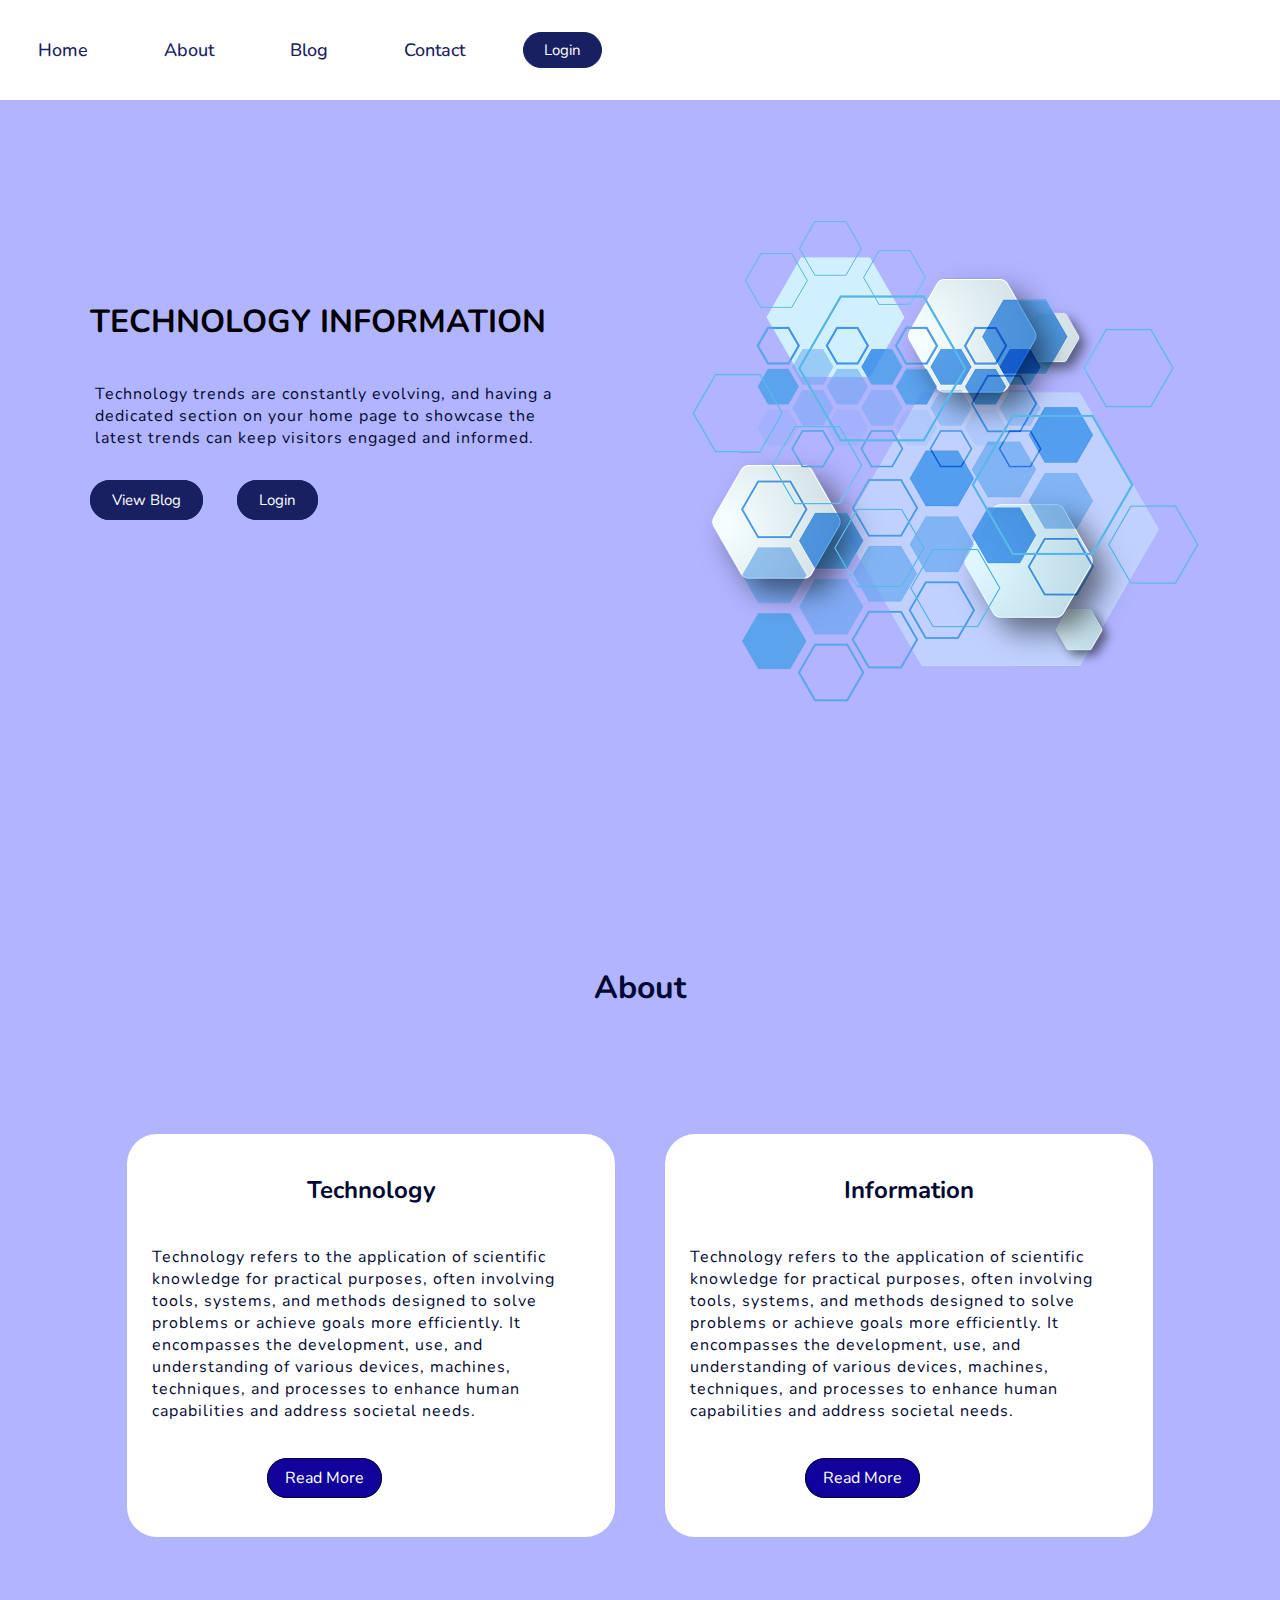
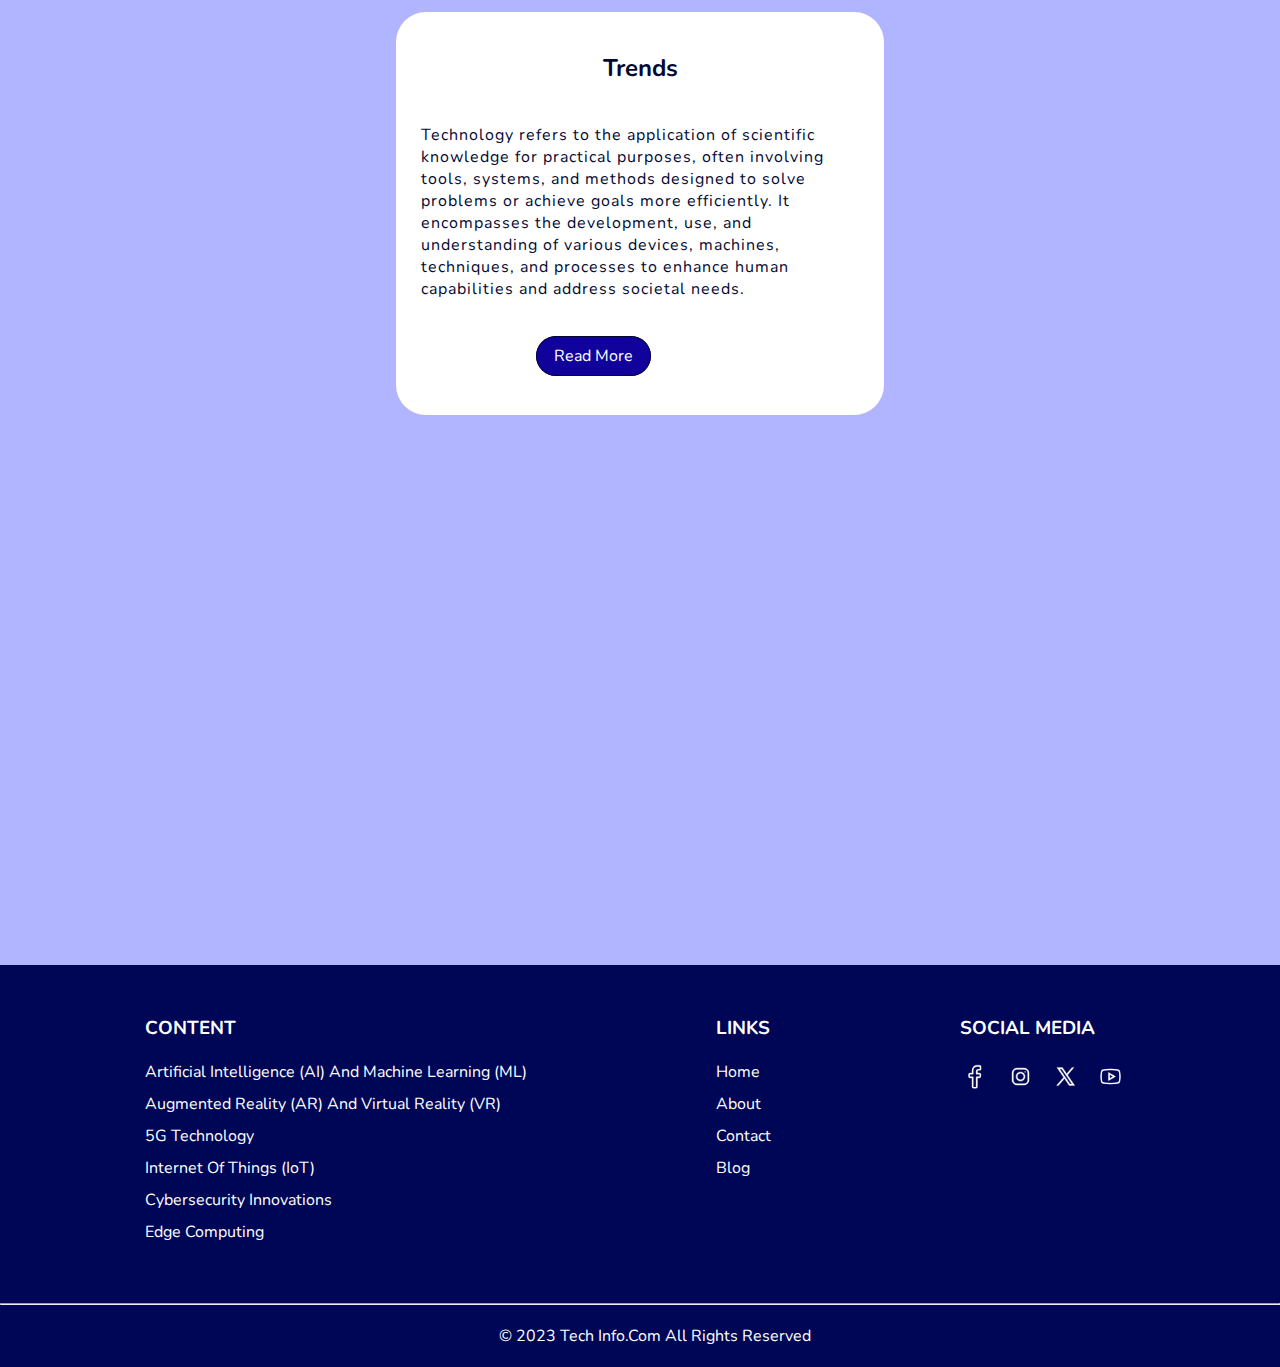
<file: Complete Website css/index.html>
<!DOCTYPE html>
<html lang="en">

<head>
    <meta charset="UTF-8">
    <meta name="viewport" content="width=device-width, initial-scale=1.0">
    <link rel="preconnect" href="https://fonts.googleapis.com">
    <link rel="preconnect" href="https://fonts.gstatic.com" crossorigin>
    <link href="https://fonts.googleapis.com/css2?family=Nunito:wght@500&display=swap" rel="stylesheet">
    <link rel="stylesheet" href="style.css">  
    <title>Tech Info</title>
</head>

<body>
    <header class="menu">
        <nav>
           <img class="img-logo-1" src="./img/logo.png" alt="logo">
            <input type="checkbox" id="menu-toggle">
            <ul class="navbar">
                <img class="img-logo-1" src="./img/logo.png" alt="logo">

                <li class="nav-item"><a href="index.html">Home</a></li>
                <li class="nav-item"><a href="About.html">About</a></li>
                <li class="nav-item"><a href="blog.html">Blog</a></li>
                <li class="nav-item"><a href="Contact-Us.html">Contact</a></li>
                <a class="nav-item" href="Login.html">Login</a>
                
            </ul>
            
            <label for="menu-toggle" class="menu-icon">&#9776;</label>
        </nav>
        
    </header>

    <div class="spacing-Top"></div>

    <main>
        <div class="p_homeHeader">
            <div class="l_homeHeader">
                <h1>Technology Information</h1>
                <p>Technology trends are constantly evolving, and having a dedicated section on your home page to showcase the latest trends can keep visitors engaged and informed.</p>

                <div class="homeHeader_btn">
                    <a href="blog.html">View Blog</a>
                    <a href="Login.html">Login</a>
                </div>
            </div>
            <div class="r_homeHeader">
                <img src="img/H-Image.png" alt="">
            </div>
        </div>
    

        <div class="container">
                <h1>About</h1>
            <div class="content">
                <h2>Technology</h2>

                <article>
                    <p>
                    Technology refers to the application of scientific knowledge for practical purposes, often involving tools, systems, and methods designed to solve problems or achieve goals more efficiently. It encompasses the development, use, and understanding of various devices, machines, techniques, and processes to enhance human capabilities and address societal needs.
                    </p>
                </article>

                <div class="A">
                    <a href="blog.html">Read More</a>
                </div>
            </div>

            <div class="content">
                <h2>Information</h2>

                <article>
                    <p>
                    Technology refers to the application of scientific knowledge for practical purposes, often involving tools, systems, and methods designed to solve problems or achieve goals more efficiently. It encompasses the development, use, and understanding of various devices, machines, techniques, and processes to enhance human capabilities and address societal needs.
                    </p>
                </article>

                <div class="A">
                    <a href="blog.html">Read More</a>
                </div>
            </div>

            <div class="content">
                <h2>Trends</h2>

                <article>
                    <p>
                    Technology refers to the application of scientific knowledge for practical purposes, often involving tools, systems, and methods designed to solve problems or achieve goals more efficiently. It encompasses the development, use, and understanding of various devices, machines, techniques, and processes to enhance human capabilities and address societal needs.
                    </p>
                </article>

                <div class="A">
                <a href="blog.html">Read More</a>
                </div>
            </div>
        </div>
    </main>

   <!-- footer Section -->

   <footer class="main_f">
    <div class="f_p">
        <div class="f_content">
            <h3>content</h3>
            <ul class="f_ul">
                <li><a href="blog1.html">Artificial Intelligence (AI) and Machine Learning (ML)</a></li>
                <li><a href="blog2.html">Augmented Reality (AR) and Virtual Reality (VR)</a></li>
                <li><a href="blog3.html">5G Technology</a></li>
                <li><a href="blog4.html">Internet of Things (IoT)</a></li>
                <li><a href="blog5.html">Cybersecurity Innovations</a></li>
                <li><a href="blog6.html">Edge Computing</a></li>
            </ul>
        </div>
        <div>
            <h3>Links</h3>
            <ul class="f_ul">
                <li><a href="index.html">home</a></li>
                <li><a href="About.html">About</a></li>
                <li><a href="Contact-Us.html">Contact</a></li>
                <li><a href="blog.html">Blog</a></li>
            </ul>
        </div>
        <div class="f_smicon">
            <h3>social Media</h3>
            <a href="https://www.facebook.com"><img src="img/F-Facebook.png" alt=""></a>
            <a href="https://www.instagram.com"><img src="img/F-Instagram.png" alt=""></a>
            <a href="https://twitter.com"><img src="./img/F-Twitter.png" alt=""></a>
            <a href="https://www.youtube.com"><img src="img/F-YouTube.png" alt=""></a>
        </div>
    </div>
    <hr>
    <div class="f_c">&#xa9 2023 Tech Info.com All Rights Reserved</div>
</footer>

</body>

</html>
</file>
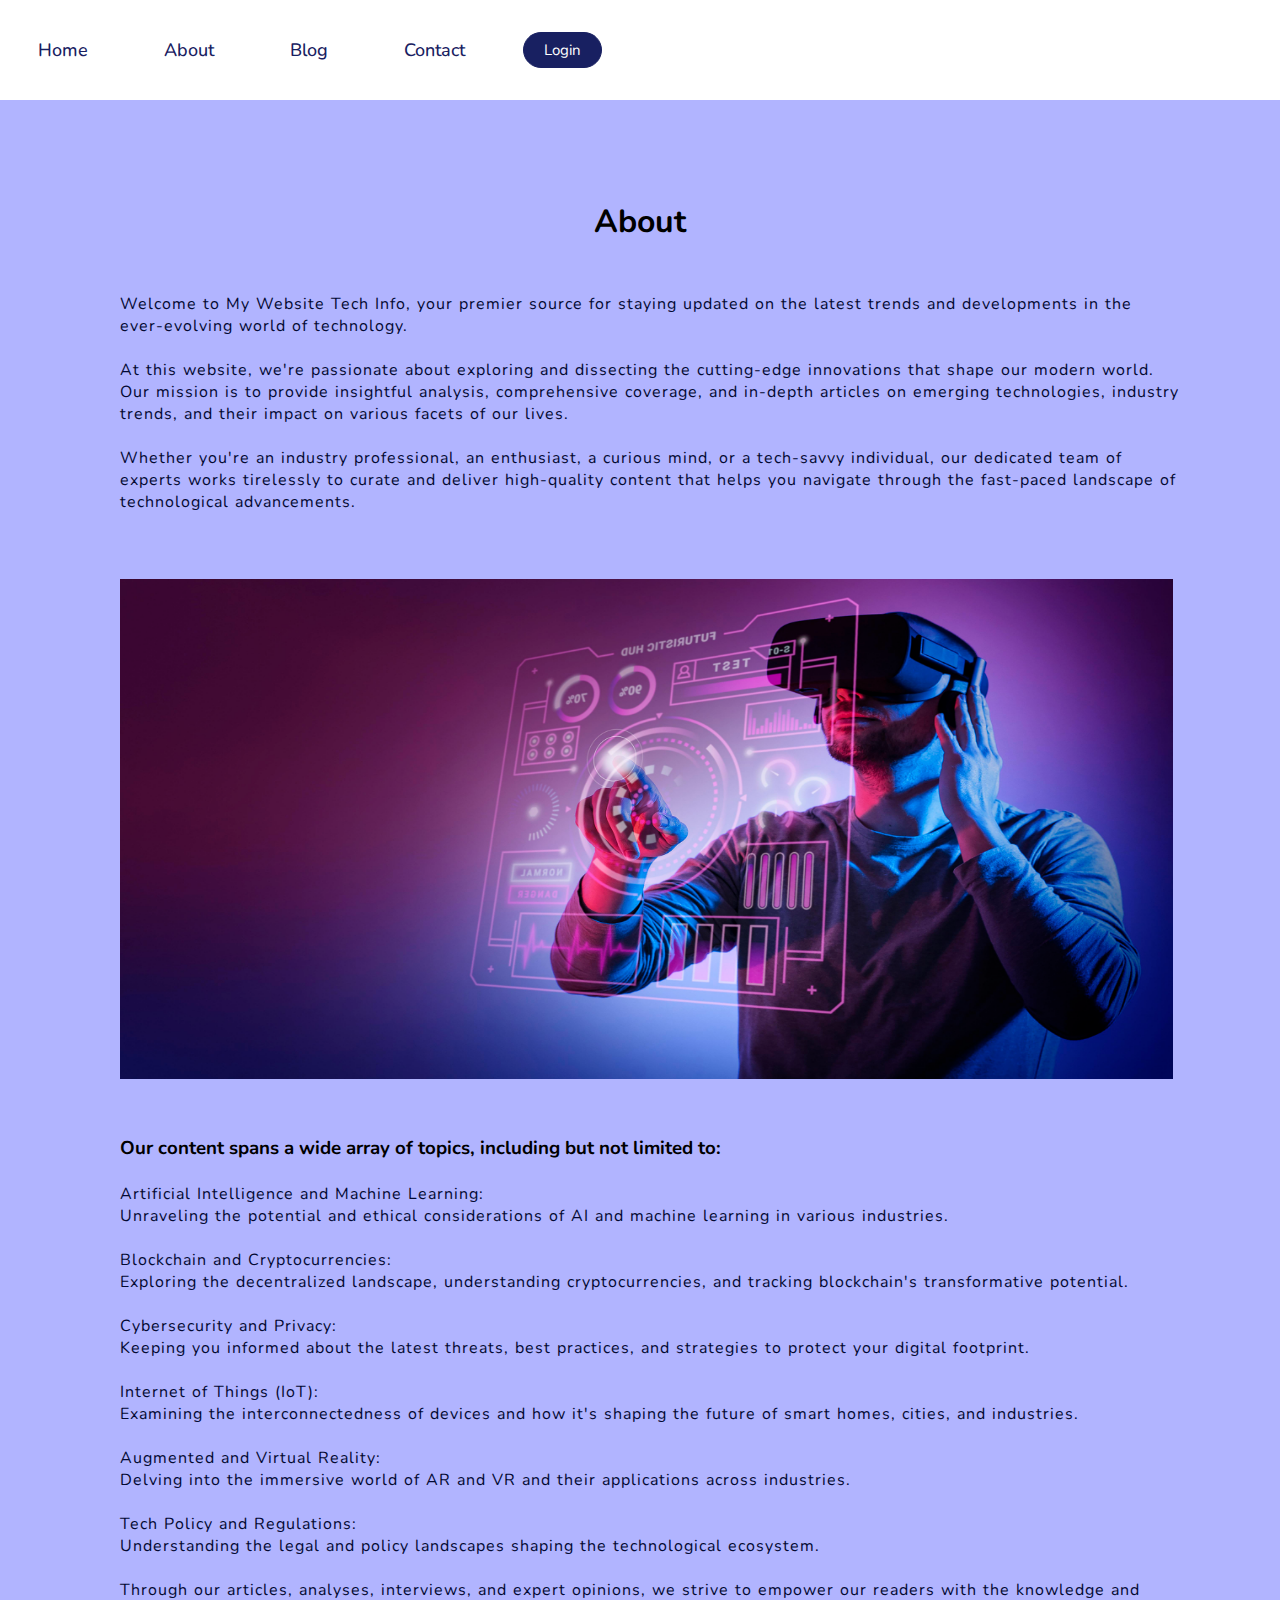
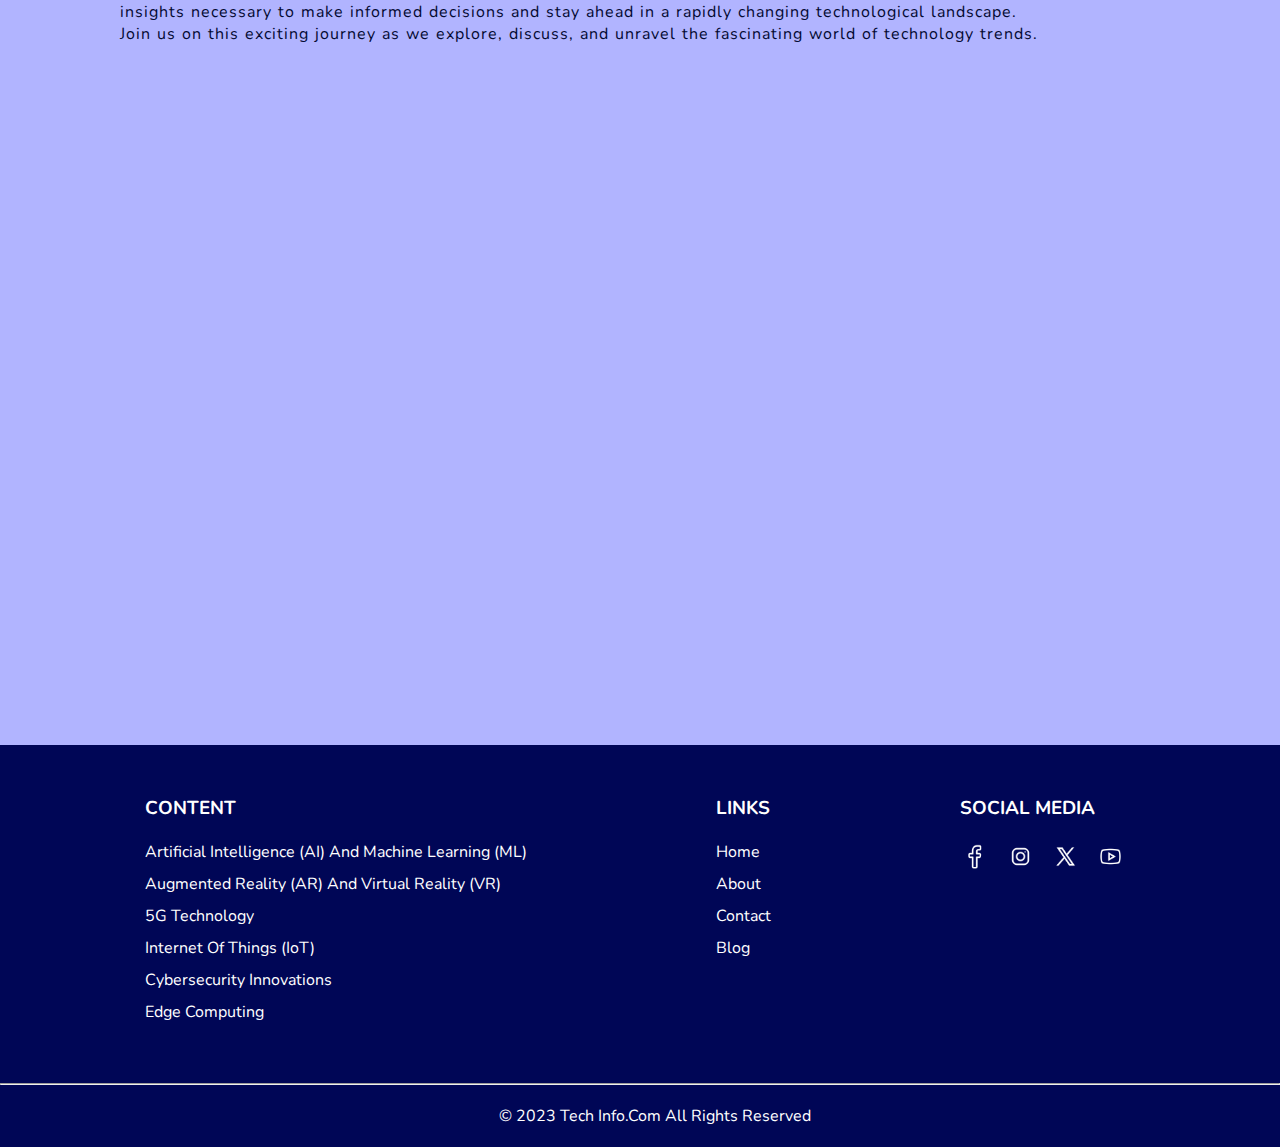
<file: Complete Website css/About.html>
<!DOCTYPE html>
<html lang="en">

<head>
    <meta charset="UTF-8">
    <meta name="viewport" content="width=device-width, initial-scale=1.0">
    <link rel="preconnect" href="https://fonts.googleapis.com">
    <link rel="preconnect" href="https://fonts.gstatic.com" crossorigin>
    <link href="https://fonts.googleapis.com/css2?family=Nunito:wght@500&display=swap" rel="stylesheet">
    <link rel="stylesheet" href="style.css">
    <title>About</title>
</head>

<body>
    <header class="menu">
        <nav>
           <img class="img-logo-1" src="./img/logo.png" alt="logo">
            <input type="checkbox" id="menu-toggle">
            <ul class="navbar">
                <img class="img-logo-1" src="./img/logo.png" alt="logo">

                <li class="nav-item"><a href="index.html">Home</a></li>
                <li class="nav-item"><a href="About.html">About</a></li>
                <li class="nav-item"><a href="blog.html">Blog</a></li>
                <li class="nav-item"><a href="Contact-Us.html">Contact</a></li>
                <a class="nav-item" href="Login.html">Login</a>
                
            </ul>
            
            <label for="menu-toggle" class="menu-icon">&#9776;</label>
        </nav>
        
    </header>

    <div class="manuspace"></div>
    <main>
        <div class="About_page">
            <div class="About_1">
                <h1>About</h1>

                <article>
                    <p>
                        Welcome to My Website Tech Info, your premier source for staying updated on the latest trends and developments in the ever-evolving world of technology. <br><br>At this website, we're passionate about exploring and dissecting the cutting-edge innovations that shape our modern world. <br>Our mission is to provide insightful analysis, comprehensive coverage, and in-depth articles on emerging technologies, industry trends, and their impact on various facets of our lives. <br><br>Whether you're an industry professional, an enthusiast, a curious mind, or a tech-savvy individual, our dedicated team of experts works tirelessly to curate and deliver high-quality content that helps you navigate through the fast-paced landscape of technological advancements.<br><br><br><br>
                    </p>
                </article>

                <img src="img/Augmented Reality.jpg" alt="">

                <article>
                    
                        <h3>Our content spans a wide array of topics, including but not limited to: </h3>
                    <p>
                        <br>Artificial Intelligence and Machine Learning: <br>Unraveling the potential and ethical considerations of AI and machine learning in various industries.<br><br>Blockchain and Cryptocurrencies: <br>Exploring the decentralized landscape, understanding cryptocurrencies, and tracking blockchain's transformative potential. <br><br>Cybersecurity and Privacy: <br>Keeping you informed about the latest threats, best practices, and strategies to protect your digital footprint. <br><br>Internet of Things (IoT): <br>Examining the interconnectedness of devices and how it's shaping the future of smart homes, cities, and industries. <br><br>Augmented and Virtual Reality: <br>Delving into the immersive world of AR and VR and their applications across industries. <br><br>Tech Policy and Regulations: <br>Understanding the legal and policy landscapes shaping the technological ecosystem. <br><br>Through our articles, analyses, interviews, and expert opinions, we strive to empower our readers with the knowledge and insights necessary to make informed decisions and stay ahead in a rapidly changing technological landscape. <br>Join us on this exciting journey as we explore, discuss, and unravel the fascinating world of technology trends.<br>
                    </p>
                </article>
            </div>
        </div>
    </main>

    <!-- footer Section -->

    <footer class="main_f">
        <div class="f_p">
            <div class="f_content">
                <h3>content</h3>
                <ul class="f_ul">
                    <li><a href="blog1.html">Artificial Intelligence (AI) and Machine Learning (ML)</a></li>
                    <li><a href="blog2.html">Augmented Reality (AR) and Virtual Reality (VR)</a></li>
                    <li><a href="blog3.html">5G Technology</a></li>
                    <li><a href="blog4.html">Internet of Things (IoT)</a></li>
                    <li><a href="blog5.html">Cybersecurity Innovations</a></li>
                    <li><a href="blog6.html">Edge Computing</a></li>
                </ul>
            </div>
            <div>
                <h3>Links</h3>
                <ul class="f_ul">
                    <li><a href="index.html">home</a></li>
                    <li><a href="About.html">About</a></li>
                    <li><a href="Contact-Us.html">Contact</a></li>
                    <li><a href="blog.html">Blog</a></li>
                </ul>
            </div>
            <div class="f_smicon">
                <h3>social Media</h3>
                <a href="https://www.facebook.com"><img src="img/F-Facebook.png" alt=""></a>
                <a href="https://www.instagram.com"><img src="img/F-Instagram.png" alt=""></a>
                <a href="https://twitter.com"><img src="./img/F-Twitter.png" alt=""></a>
                <a href="https://www.youtube.com"><img src="img/F-YouTube.png" alt=""></a>
            </div>
        </div>
        <hr>
        <div class="f_c">&#xa9 2023 Tech Info.com All Rights Reserved</div>
    </footer>
</body>

</html>
</file>
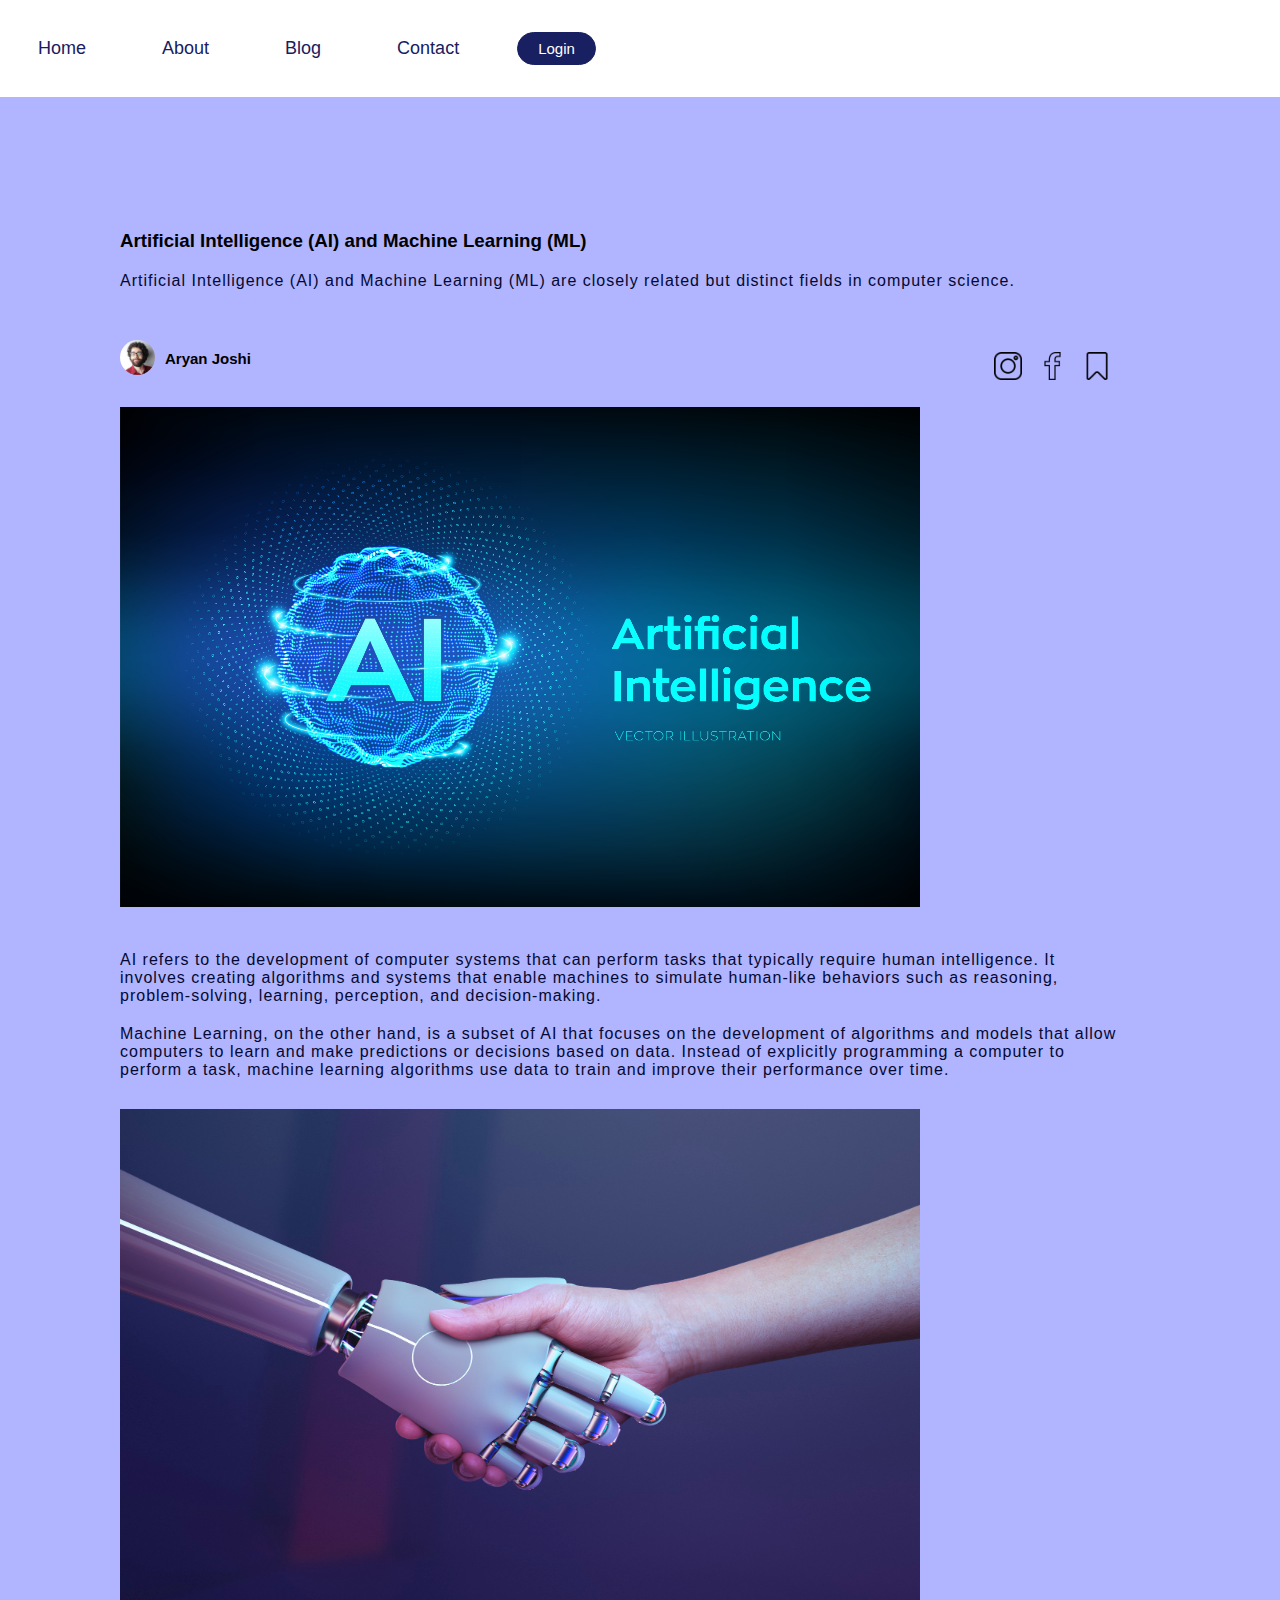
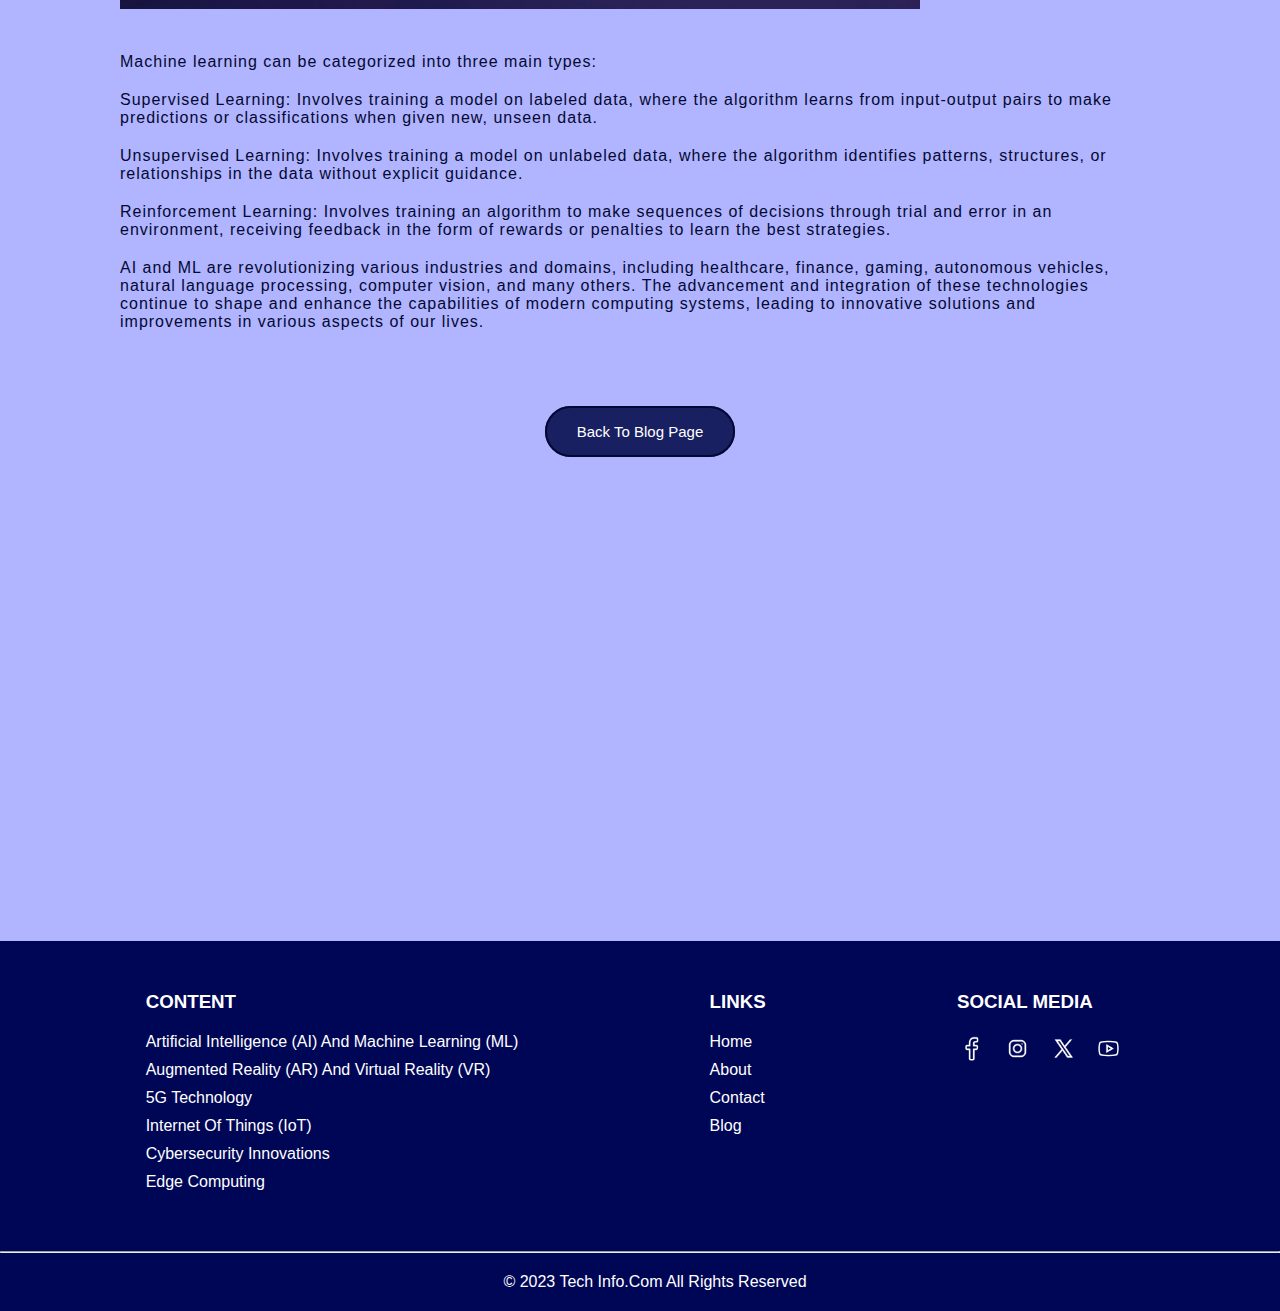
<file: Complete Website css/blog1.html>
<!DOCTYPE html>
<html lang="en">

<head>
    <meta charset="UTF-8">
    <meta name="viewport" content="width=device-width, initial-scale=1.0">
    <link rel="preconnect" href="https://fonts.googleapis.com">
    <link rel="preconnect" href="https://fonts.gstatic.com" crossorigin>
    <link href="https://fonts.googleapis.com/css2?family=Saira+Semi+Condensed:wght@500&display=swap" rel="stylesheet">
    <link rel="stylesheet" href="style.css">
    <title>Blog 1</title>
    
</head>

<body>
    <header class="menu">
        <nav>
           <img class="img-logo-1" src="./img/logo.png" alt="logo">
            <input type="checkbox" id="menu-toggle">
            <ul class="navbar">
                <img class="img-logo-1" src="./img/logo.png" alt="logo">

                <li class="nav-item"><a href="index.html">Home</a></li>
                <li class="nav-item"><a href="About.html">About</a></li>
                <li class="nav-item"><a href="blog.html">Blog</a></li>
                <li class="nav-item"><a href="Contact-Us.html">Contact</a></li>
                <a class="nav-item" href="Login.html">Login</a>
                
            </ul>
            
            <label for="menu-toggle" class="menu-icon">&#9776;</label>
        </nav>
        
    </header>

    <div class=".spacing-Top"></div>

    <main>

        <article class="blog">
            <header>
                <h3 class="blogTitle">Artificial Intelligence (AI) and Machine Learning (ML)</h3>
            </header>
            <p>Artificial Intelligence (AI) and Machine Learning (ML) are closely related but distinct fields in computer science.</p>

            <div class="userD">
                <div class="user-img"><img src="img/User 1.png" alt="">
                    <h4>Aryan Joshi</h4>
                </div>
               <div class="icon-users">
                <div class="icon-user-div">
                    <img src="img/instagram (2).png" alt="Instagram" class="icon-user">
                </div>
                <div class="icon-user-div">
                    <img src="img/facebook.png" alt="Facebook" class="icon-user">
                </div>
                <div class="icon-user-div">
                    <img src="img/saved.png" alt="Saved" class="icon-user">
                </div>
               </div>
            </div>

            <figure>
                <img src="blog-image/AI Technology (2).jpg" alt="Not found" class="blog-image">
                <figcaption>
                    <p>
                        AI refers to the development of computer systems that can perform tasks that typically require human intelligence. It involves creating algorithms and systems that enable machines to simulate human-like behaviors such as reasoning, problem-solving, learning, perception, and decision-making.
                    </p>

                    <p>
                        Machine Learning, on the other hand, is a subset of AI that focuses on the development of algorithms and models that allow computers to learn and make predictions or decisions based on data. Instead of explicitly programming a computer to perform a task, machine learning algorithms use data to train and improve their performance over time.
                    </p>

                    <img src="blog-image/AI Technology (1).jpg" alt="Not found" class="blog-image">
                    <p>
                        Machine learning can be categorized into three main types: 
                    </p>
                        
                    <p>
                        Supervised Learning: Involves training a model on labeled data, where the algorithm learns from input-output pairs to make predictions or classifications when given new, unseen data.
                    </p>

                    <p>
                        Unsupervised Learning: Involves training a model on unlabeled data, where the algorithm identifies patterns, structures, or relationships in the data without explicit guidance.
                    </p>

                    <p>
                        Reinforcement Learning: Involves training an algorithm to make sequences of decisions through trial and error in an environment, receiving feedback in the form of rewards or penalties to learn the best strategies.
                    </p>
                        
                    <p>
                        AI and ML are revolutionizing various industries and domains, including healthcare, finance, gaming, autonomous vehicles, natural language processing, computer vision, and many others. The advancement and integration of these technologies continue to shape and enhance the capabilities of modern computing systems, leading to innovative solutions and improvements in various aspects of our lives.
                    </p>
                </figcaption>
            </figure>
            <br><br><br><br>

            <footer class="blog-footer">
                        <a href="blog.html">Back To Blog Page</a>
            </footer>
         
        </article>
    </main>

    <!-- footer Section -->

    <footer class="main_f">
        <div class="f_p">
            <div class="f_content">
                <h3>content</h3>
                <ul class="f_ul">
                    <li><a href="blog1.html">Artificial Intelligence (AI) and Machine Learning (ML)</a></li>
                    <li><a href="blog2.html">Augmented Reality (AR) and Virtual Reality (VR)</a></li>
                    <li><a href="blog3.html">5G Technology</a></li>
                    <li><a href="blog4.html">Internet of Things (IoT)</a></li>
                    <li><a href="blog5.html">Cybersecurity Innovations</a></li>
                    <li><a href="blog6.html">Edge Computing</a></li>
                </ul>
            </div>
            <div>
                <h3>Links</h3>
                <ul class="f_ul">
                    <li><a href="index.html">home</a></li>
                    <li><a href="About.html">About</a></li>
                    <li><a href="Contact-Us.html">Contact</a></li>
                    <li><a href="blog.html">Blog</a></li>
                </ul>
            </div>
            <div class="f_smicon">
                <h3>social Media</h3>
                <a href="https://www.facebook.com"><img src="img/F-Facebook.png" alt=""></a>
                <a href="https://www.instagram.com"><img src="img/F-Instagram.png" alt=""></a>
                <a href="https://twitter.com"><img src="./img/F-Twitter.png" alt=""></a>
                <a href="https://www.youtube.com"><img src="img/F-YouTube.png" alt=""></a>
            </div>
        </div>
        <hr>
        <div class="f_c">&#xa9 2023 Tech Info.com All Rights Reserved</div>
    </footer>

</body>

</html>
</file>
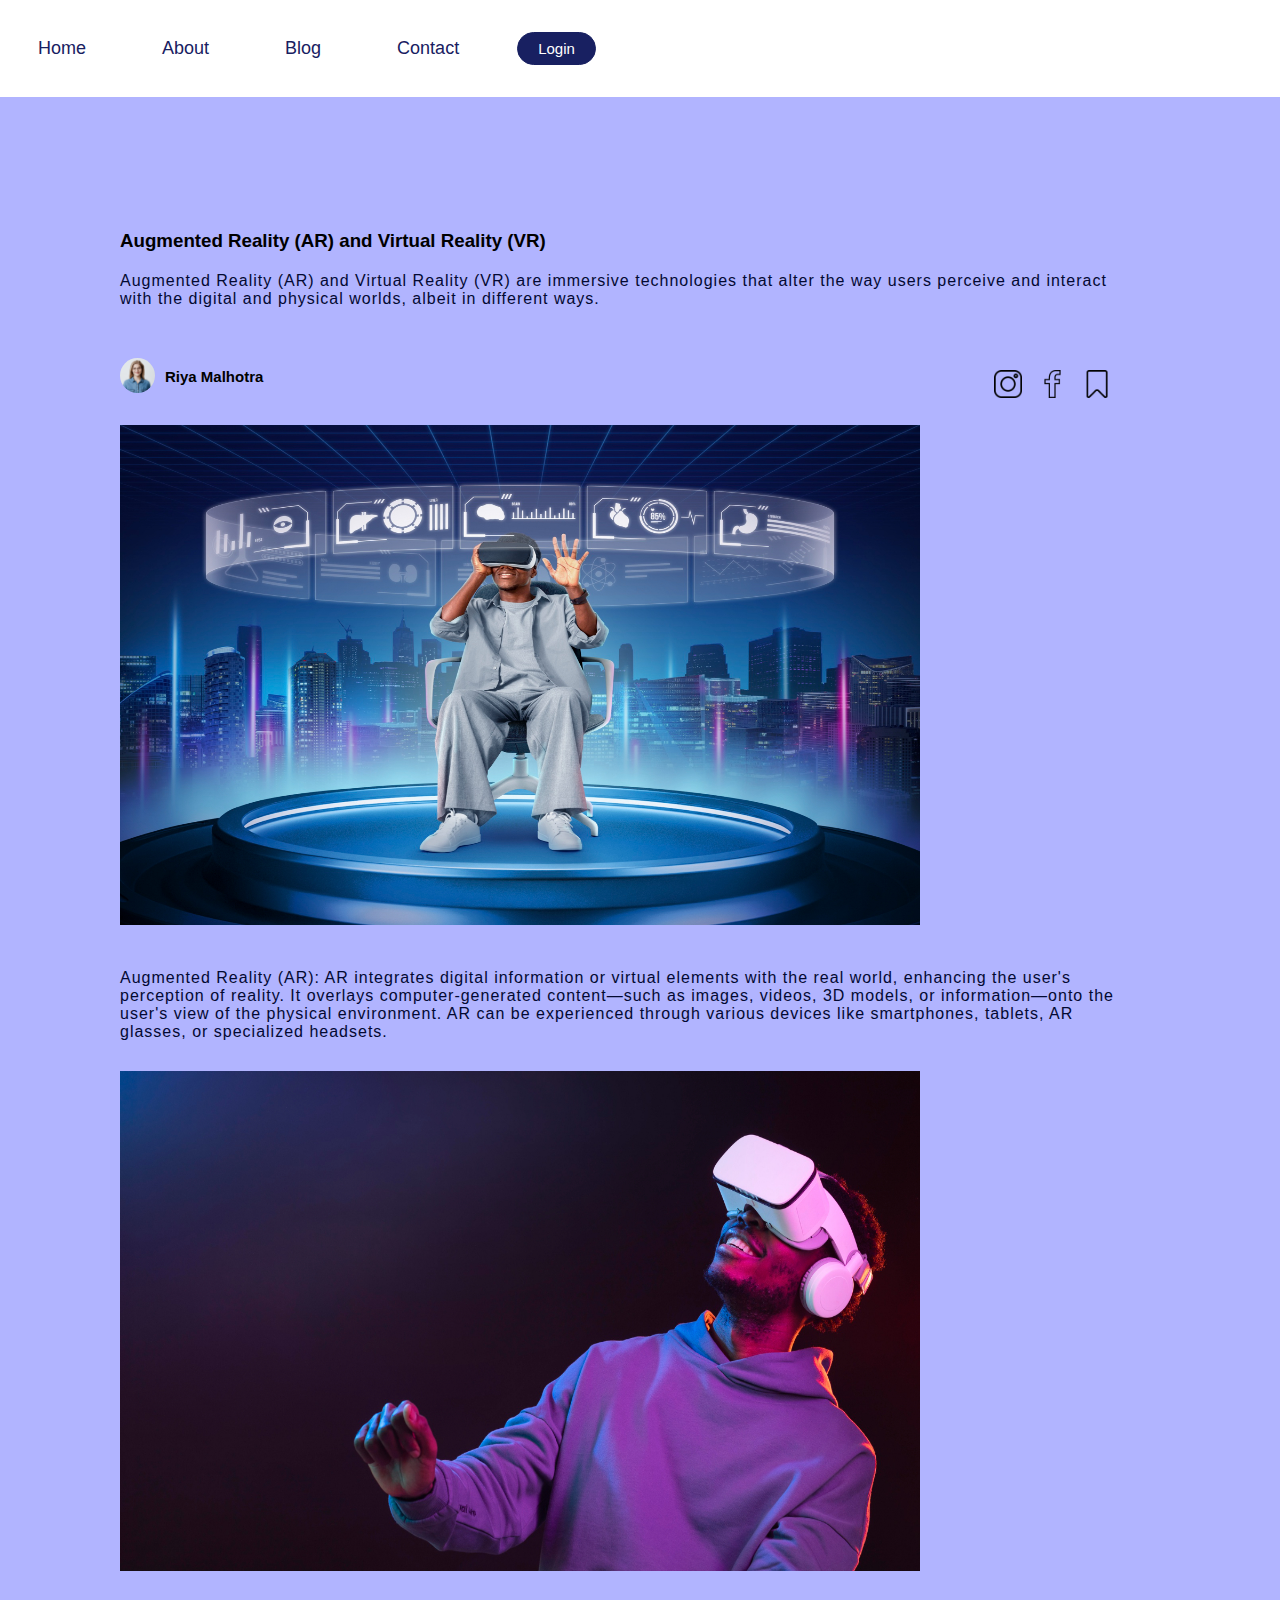
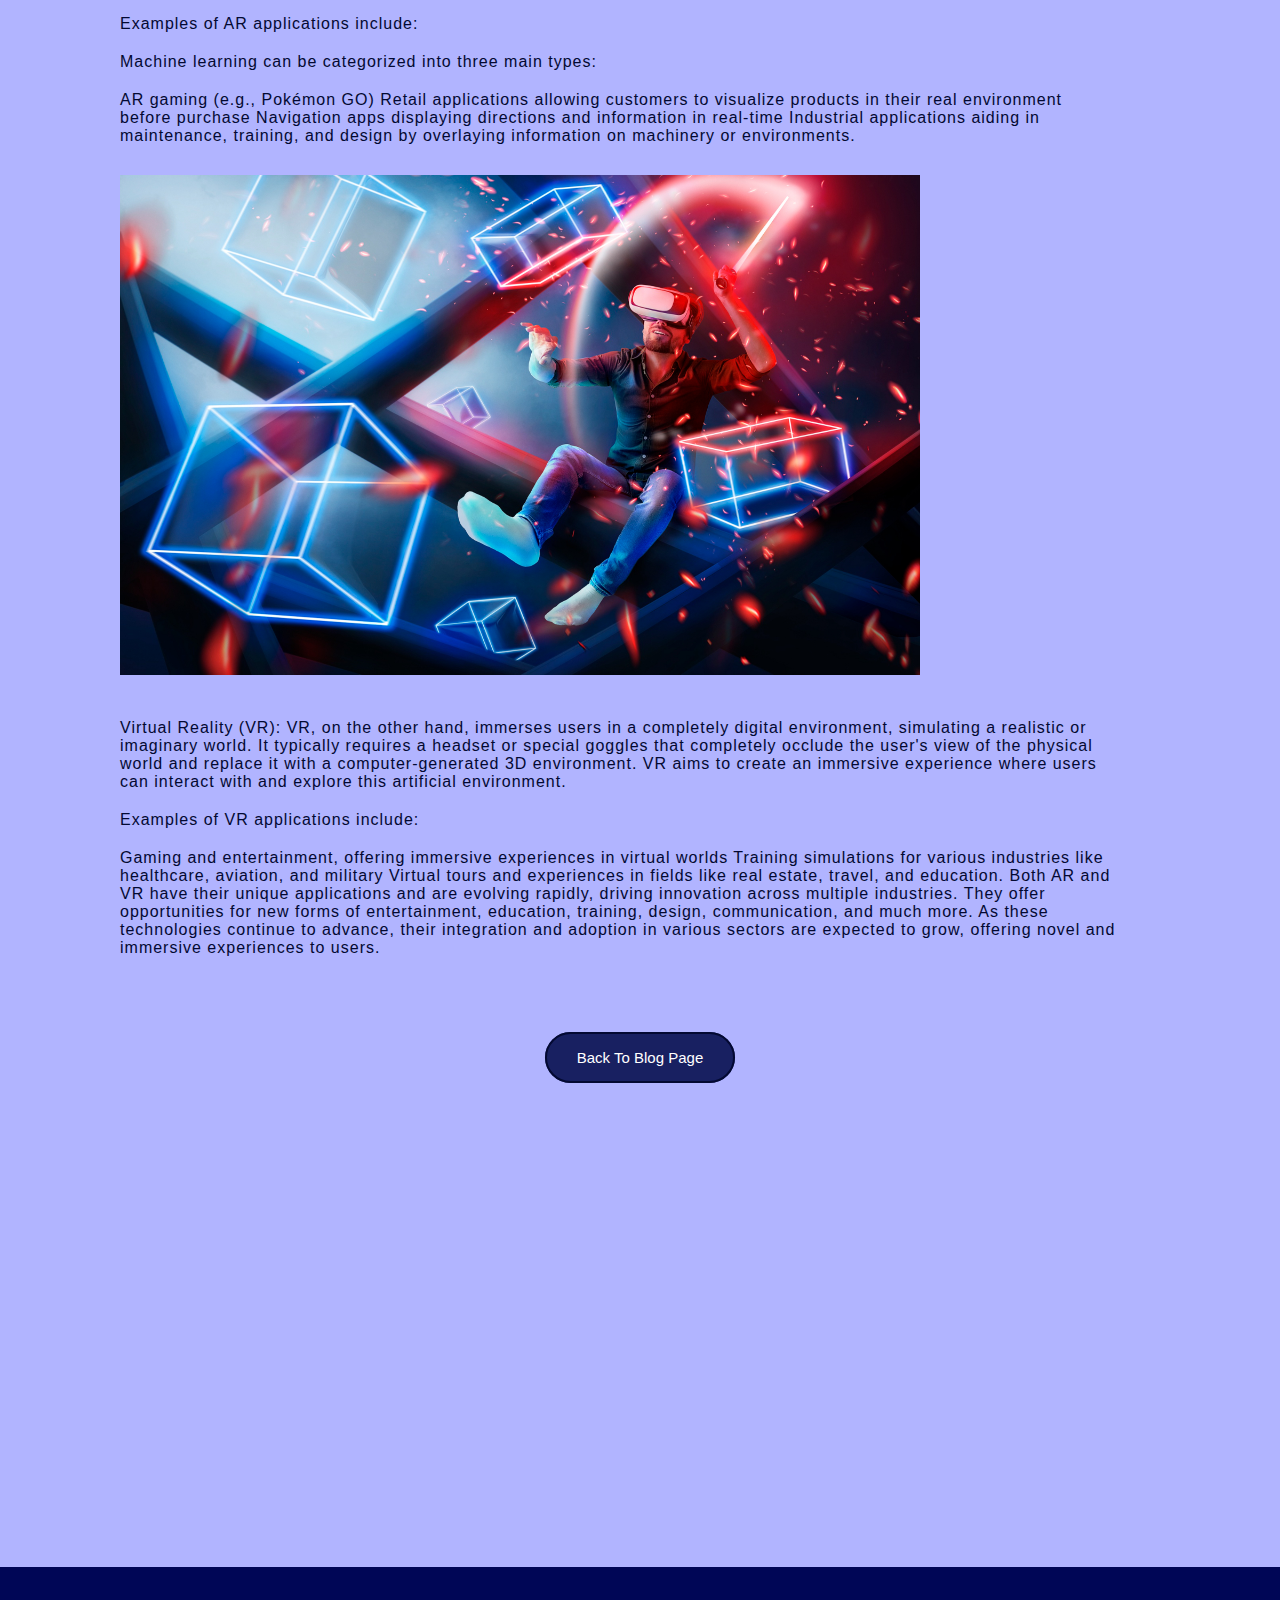
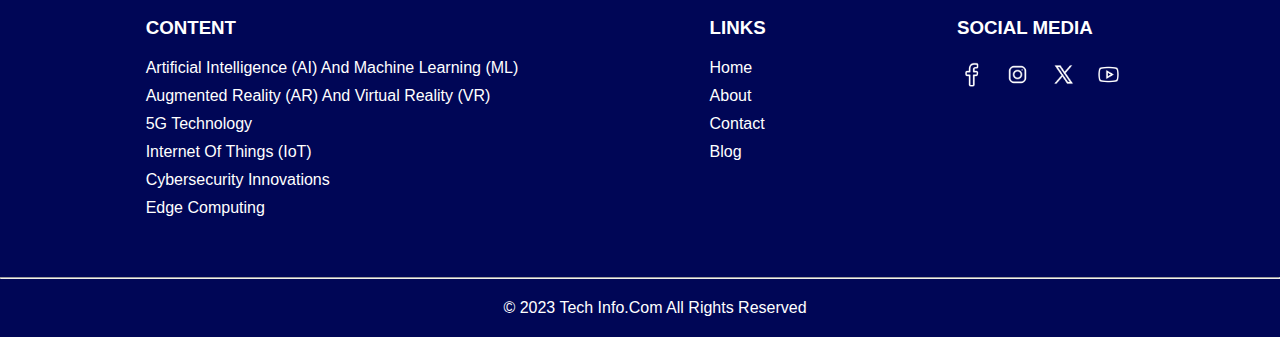
<file: Complete Website css/blog2.html>
<!DOCTYPE html>
<html lang="en">

<head>
    <meta charset="UTF-8">
    <meta name="viewport" content="width=device-width, initial-scale=1.0">
    <link rel="preconnect" href="https://fonts.googleapis.com">
    <link rel="preconnect" href="https://fonts.gstatic.com" crossorigin>
    <link href="https://fonts.googleapis.com/css2?family=Saira+Semi+Condensed:wght@500&display=swap" rel="stylesheet">
    <link rel="stylesheet" href="style.css">
    <title>Blog 2</title>
    
</head>

<body>
    <header class="menu">
        <nav>
            <img class="img-logo-1" src="./img/logo.png" alt="logo">
            <input type="checkbox" id="menu-toggle">
            <ul class="navbar">
                <img class="img-logo-1" src="./img/logo.png" alt="logo">

                <li class="nav-item"><a href="index.html">Home</a></li>
                <li class="nav-item"><a href="About.html">About</a></li>
                <li class="nav-item"><a href="blog.html">Blog</a></li>
                <li class="nav-item"><a href="Contact-Us.html">Contact</a></li>
                <a class="nav-item" href="Login.html">Login</a>
                
            </ul>
            
            <label for="menu-toggle" class="menu-icon">&#9776;</label>
        </nav>
        
    </header>

    <!-- <div class=".spacing-Top"></div> -->

    <main>

        <article class="blog">
            <header>
                <h3 class="blogTitle">Augmented Reality (AR) and Virtual Reality (VR)</h3>
            </header>
            <p>Augmented Reality (AR) and Virtual Reality (VR) are immersive technologies that alter the way users perceive and interact with the digital and physical worlds, albeit in different ways.</p>

            <div class="userD">
                <div class="user-img"><img src="img/User 2.jpg" alt="">
                    <h4>Riya Malhotra</h4>
                </div>
               <div class="icon-users">
                <div class="icon-user-div">
                    <img src="img/instagram (2).png" alt="Instagram" class="icon-user">
                </div>
                <div class="icon-user-div">
                    <img src="img/facebook.png" alt="Facebook" class="icon-user">
                </div>
                <div class="icon-user-div">
                    <img src="img/saved.png" alt="Saved" class="icon-user">
                </div>
               </div>
            </div>

            <figure>
                <img src="blog-image/AR and VR (2).jpg" alt="Not found" class="blog-image">
                <figcaption>
                    <p>
                        Augmented Reality (AR):
                        AR integrates digital information or virtual elements with the real world, enhancing the user's perception of reality. It overlays computer-generated content—such as images, videos, 3D models, or information—onto the user's view of the physical environment. AR can be experienced through various devices like smartphones, tablets, AR glasses, or specialized headsets.
                    </p>

                    <img src="blog-image/AR and VR (1).jpg" alt="Not found" class="blog-image">

                    <p>
                        Examples of AR applications include:

                    </p>

                    <p>
                        Machine learning can be categorized into three main types: 
                    </p>
                        
                    <p>
                        AR gaming (e.g., Pokémon GO)
                        Retail applications allowing customers to visualize products in their real environment before purchase
                        Navigation apps displaying directions and information in real-time
                        Industrial applications aiding in maintenance, training, and design by overlaying information on machinery or environments.
                    </p>

                    <img src="blog-image/AR and VR (3).jpg" alt="Not found" class="blog-image">

                    <p>
                        Virtual Reality (VR):
                        VR, on the other hand, immerses users in a completely digital environment, simulating a realistic or imaginary world. It typically requires a headset or special goggles that completely occlude the user's view of the physical world and replace it with a computer-generated 3D environment. VR aims to create an immersive experience where users can interact with and explore this artificial environment.
                    </p>

                    <p>
                        Examples of VR applications include:
                    </p>
                        
                    <p>
                        Gaming and entertainment, offering immersive experiences in virtual worlds
                        Training simulations for various industries like healthcare, aviation, and military
                        Virtual tours and experiences in fields like real estate, travel, and education.
                        Both AR and VR have their unique applications and are evolving rapidly, driving innovation across multiple industries. They offer opportunities for new forms of entertainment, education, training, design, communication, and much more. As these technologies continue to advance, their integration and adoption in various sectors are expected to grow, offering novel and immersive experiences to users.
                    </p>
                </figcaption>
            </figure>

            <br><br><br><br>

            <footer class="blog-footer">
                        <a href="blog.html">Back To Blog Page</a>
            </footer>
         
        </article>
    </main>

    <!-- footer Section -->

    <footer class="main_f">
        <div class="f_p">
            <div class="f_content">
                <h3>content</h3>
                <ul class="f_ul">
                    <li><a href="blog1.html">Artificial Intelligence (AI) and Machine Learning (ML)</a></li>
                    <li><a href="blog2.html">Augmented Reality (AR) and Virtual Reality (VR)</a></li>
                    <li><a href="blog3.html">5G Technology</a></li>
                    <li><a href="blog4.html">Internet of Things (IoT)</a></li>
                    <li><a href="blog5.html">Cybersecurity Innovations</a></li>
                    <li><a href="blog6.html">Edge Computing</a></li>
                </ul>
            </div>
            <div>
                <h3>Links</h3>
                <ul class="f_ul">
                    <li><a href="index.html">home</a></li>
                    <li><a href="About.html">About</a></li>
                    <li><a href="Contact-Us.html">Contact</a></li>
                    <li><a href="blog.html">Blog</a></li>
                </ul>
            </div>
            <div class="f_smicon">
                <h3>social Media</h3>
                <a href="https://www.facebook.com"><img src="img/F-Facebook.png" alt=""></a>
                <a href="https://www.instagram.com"><img src="img/F-Instagram.png" alt=""></a>
                <a href="https://twitter.com"><img src="./img/F-Twitter.png" alt=""></a>
                <a href="https://www.youtube.com"><img src="img/F-YouTube.png" alt=""></a>
            </div>
        </div>
        <hr>
        <div class="f_c">&#xa9 2023 Tech Info.com All Rights Reserved</div>
    </footer>

</body>

</html>
</file>
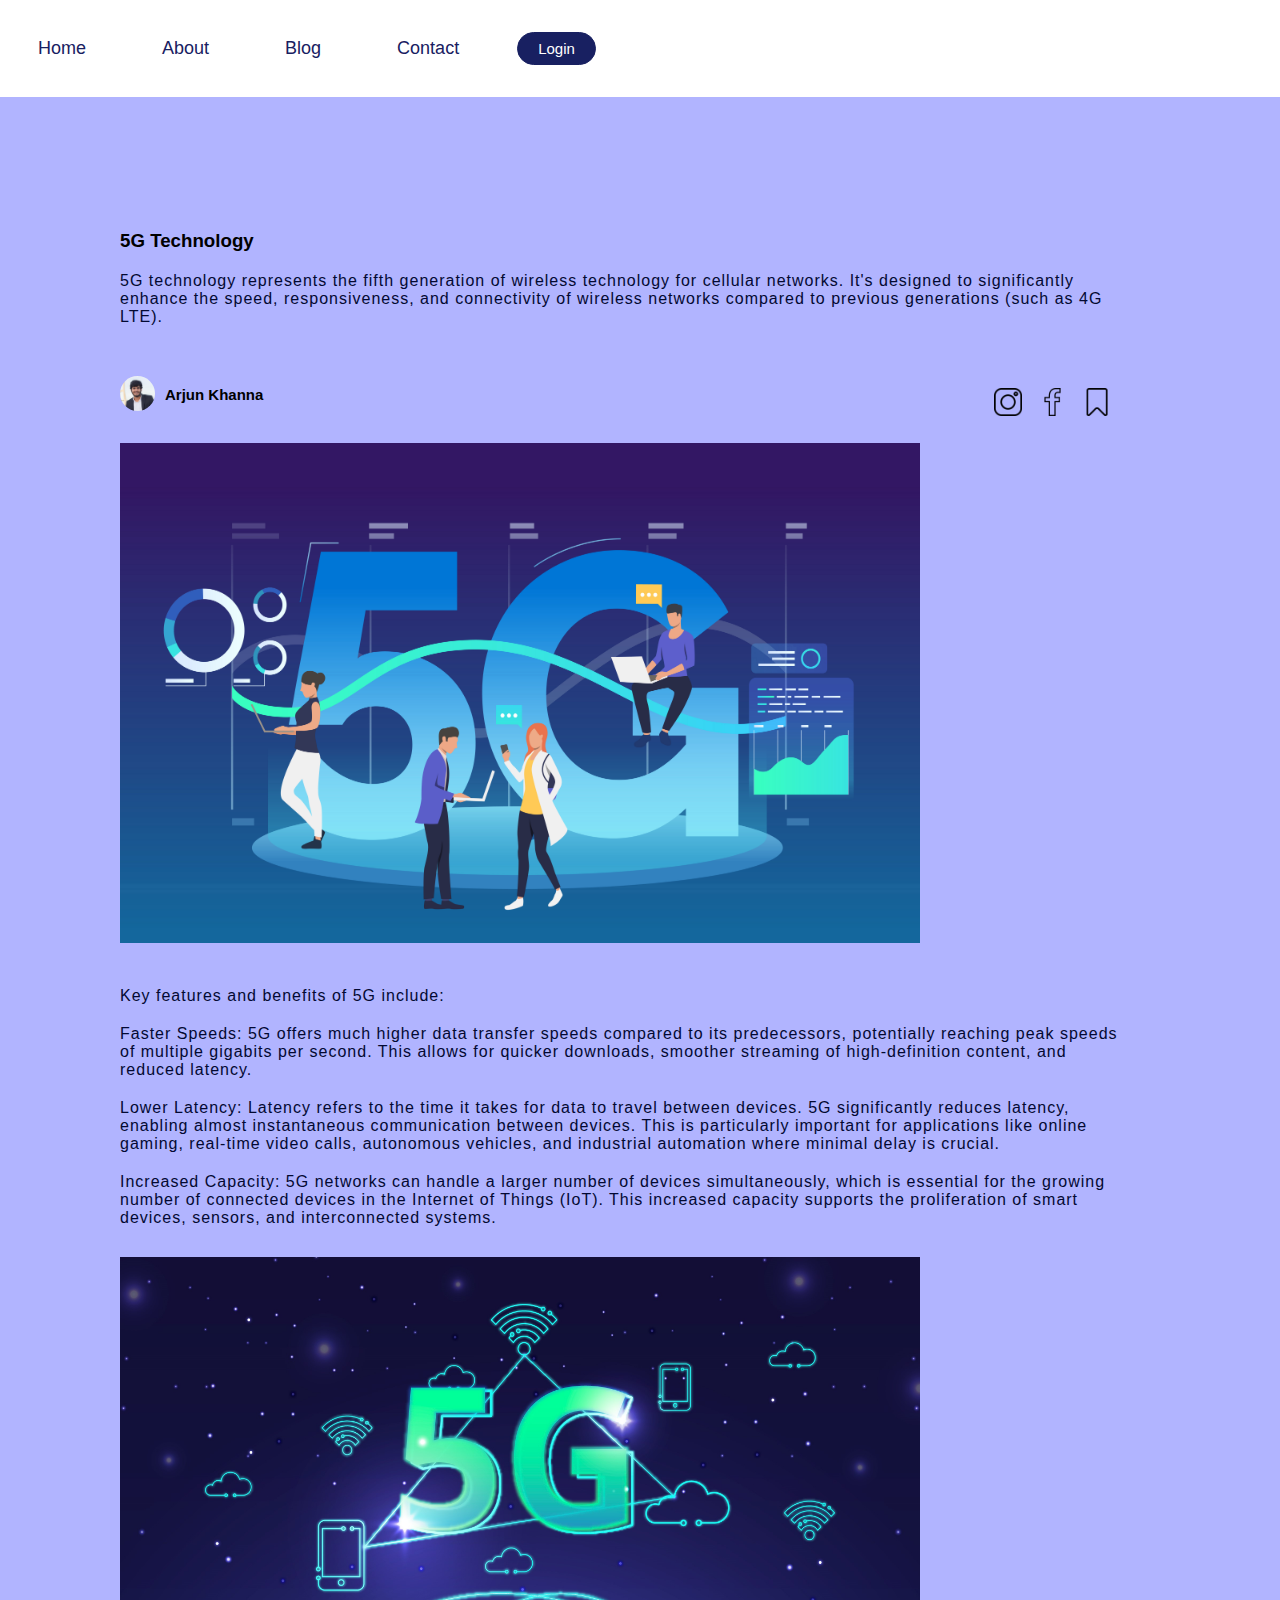
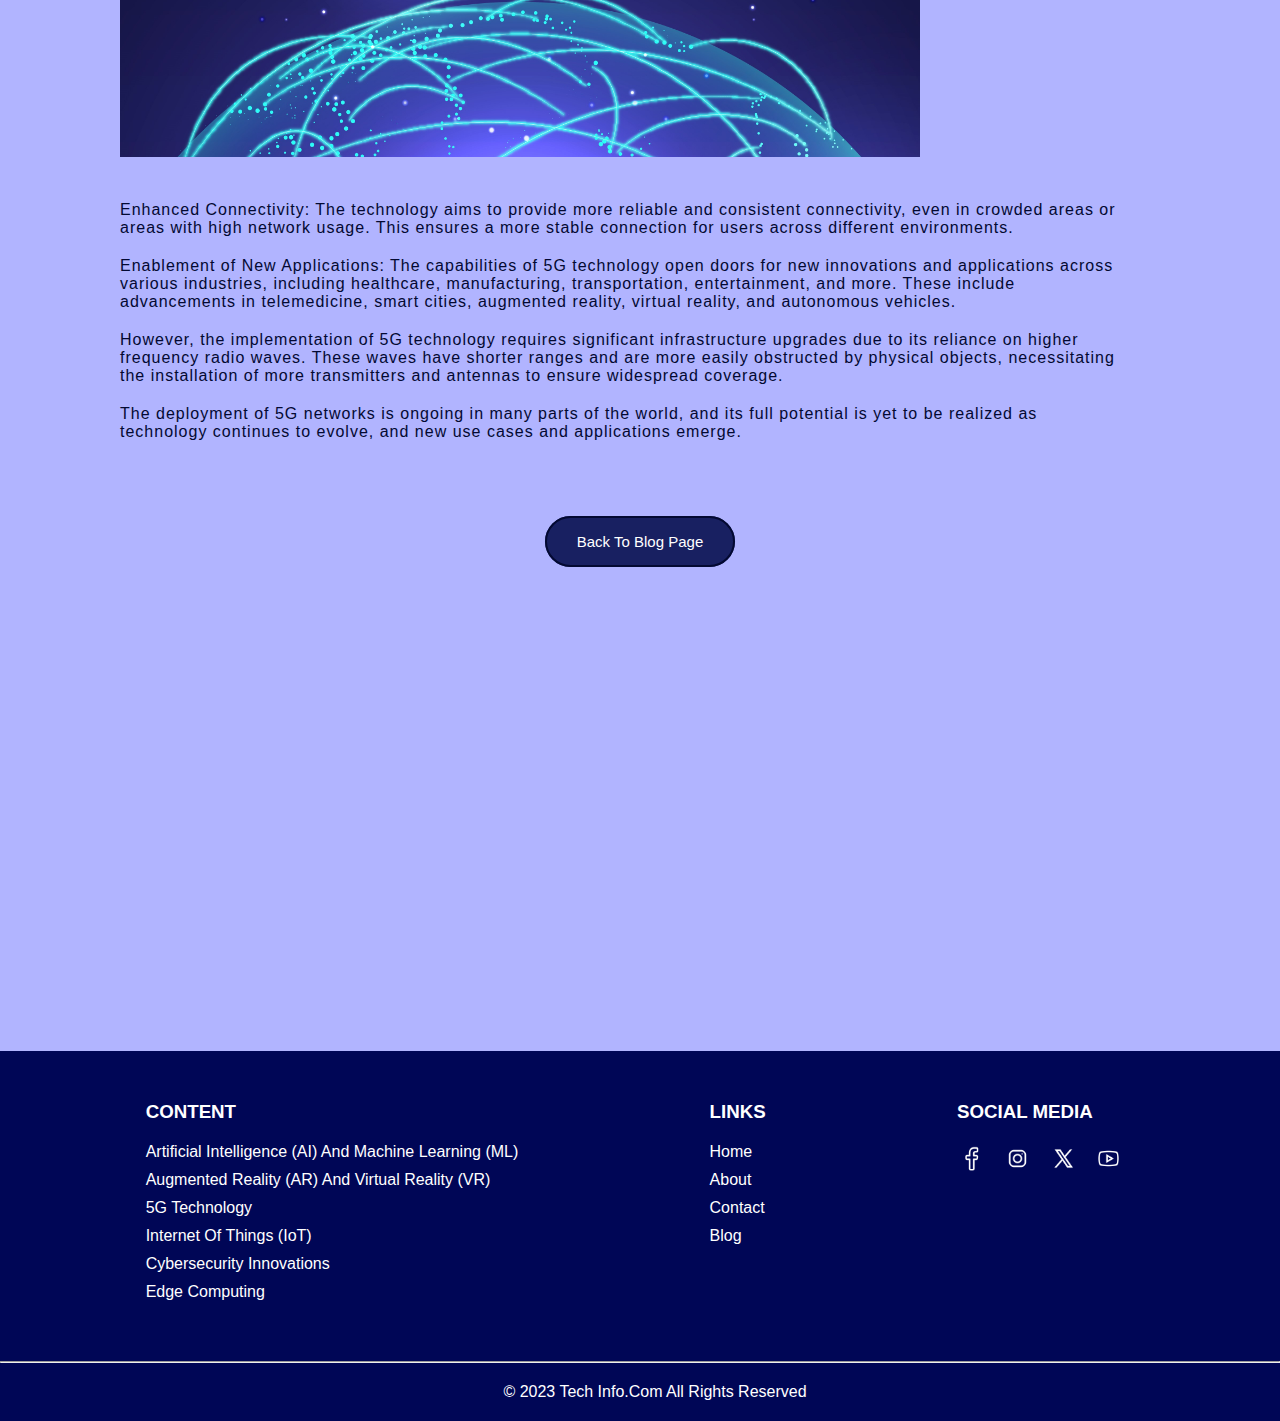
<file: Complete Website css/blog3.html>
<!DOCTYPE html>
<html lang="en">

<head>
    <meta charset="UTF-8">
    <meta name="viewport" content="width=device-width, initial-scale=1.0">
    <link rel="preconnect" href="https://fonts.googleapis.com">
    <link rel="preconnect" href="https://fonts.gstatic.com" crossorigin>
    <link href="https://fonts.googleapis.com/css2?family=Saira+Semi+Condensed:wght@500&display=swap" rel="stylesheet">
    <link rel="stylesheet" href="style.css">
    <title>Blog 3</title>
    
</head>

<body>
    <header class="menu">
        <nav>
            <img class="img-logo-1" src="./img/logo.png" alt="logo">
            <input type="checkbox" id="menu-toggle">
            <ul class="navbar">
                <img class="img-logo-1" src="./img/logo.png" alt="logo">

                <li class="nav-item"><a href="index.html">Home</a></li>
                <li class="nav-item"><a href="About.html">About</a></li>
                <li class="nav-item"><a href="blog.html">Blog</a></li>
                <li class="nav-item"><a href="Contact-Us.html">Contact</a></li>
                <a class="nav-item" href="Login.html">Login</a>
                
            </ul>
            
            <label for="menu-toggle" class="menu-icon">&#9776;</label>
        </nav>
        
    </header>

    <!-- <div class=".spacing-Top"></div> -->

    <main>

        <article class="blog">
            <header>
                <h3 class="blogTitle">5G Technology</h3>
            </header>
            <p>
                5G technology represents the fifth generation of wireless technology for cellular networks. It's designed to significantly enhance the speed, responsiveness, and connectivity of wireless networks compared to previous generations (such as 4G LTE).
            </p>

            <div class="userD">
                <div class="user-img"><img src="img/User 3.png" alt="">
                    <h4>Arjun Khanna</h4>
                </div>
               <div class="icon-users">
                <div class="icon-user-div">
                    <img src="img/instagram (2).png" alt="Instagram" class="icon-user">
                </div>
                <div class="icon-user-div">
                    <img src="img/facebook.png" alt="Facebook" class="icon-user">
                </div>
                <div class="icon-user-div">
                    <img src="img/saved.png" alt="Saved" class="icon-user">
                </div>
               </div>
            </div>

            <figure>
                <img src="blog-image/5G Technology (2).jpg" alt="Not found" class="blog-image">
                <figcaption>
                    <p>
                        Key features and benefits of 5G include:
                    </p>

                    <p>
                        Faster Speeds: 5G offers much higher data transfer speeds compared to its predecessors, potentially reaching peak speeds of multiple gigabits per second. This allows for quicker downloads, smoother streaming of high-definition content, and reduced latency.
                    </p>

                    <p>
                        Lower Latency: Latency refers to the time it takes for data to travel between devices. 5G significantly reduces latency, enabling almost instantaneous communication between devices. This is particularly important for applications like online gaming, real-time video calls, autonomous vehicles, and industrial automation where minimal delay is crucial.
                    </p>
                        

                    <p>
                        Increased Capacity: 5G networks can handle a larger number of devices simultaneously, which is essential for the growing number of connected devices in the Internet of Things (IoT). This increased capacity supports the proliferation of smart devices, sensors, and interconnected systems.
                    </p>

                    <img src="blog-image/5G Technology (1).jpg" alt="Not found" class="blog-image">
                        
                    <p>
                        Enhanced Connectivity: The technology aims to provide more reliable and consistent connectivity, even in crowded areas or areas with high network usage. This ensures a more stable connection for users across different environments.
                    </p>

                    <p>
                        Enablement of New Applications: The capabilities of 5G technology open doors for new innovations and applications across various industries, including healthcare, manufacturing, transportation, entertainment, and more. These include advancements in telemedicine, smart cities, augmented reality, virtual reality, and autonomous vehicles.
                    </p>

                    <p>
                        However, the implementation of 5G technology requires significant infrastructure upgrades due to its reliance on higher frequency radio waves. These waves have shorter ranges and are more easily obstructed by physical objects, necessitating the installation of more transmitters and antennas to ensure widespread coverage.
                    </p>

                    <p>
                        The deployment of 5G networks is ongoing in many parts of the world, and its full potential is yet to be realized as technology continues to evolve, and new use cases and applications emerge.
                    </p>

                </figcaption>
            </figure>

            <br><br><br><br>

            <footer class="blog-footer">
                        <a href="blog.html">Back To Blog Page</a>
            </footer>
         
        </article>
    </main>

    <!-- footer Section -->

    <footer class="main_f">
        <div class="f_p">
            <div class="f_content">
                <h3>content</h3>
                <ul class="f_ul">
                    <li><a href="blog1.html">Artificial Intelligence (AI) and Machine Learning (ML)</a></li>
                    <li><a href="blog2.html">Augmented Reality (AR) and Virtual Reality (VR)</a></li>
                    <li><a href="blog3.html">5G Technology</a></li>
                    <li><a href="blog4.html">Internet of Things (IoT)</a></li>
                    <li><a href="blog5.html">Cybersecurity Innovations</a></li>
                    <li><a href="blog6.html">Edge Computing</a></li>
                </ul>
            </div>
            <div>
                <h3>Links</h3>
                <ul class="f_ul">
                    <li><a href="index.html">home</a></li>
                    <li><a href="About.html">About</a></li>
                    <li><a href="Contact-Us.html">Contact</a></li>
                    <li><a href="blog.html">Blog</a></li>
                </ul>
            </div>
            <div class="f_smicon">
                <h3>social Media</h3>
                <a href="https://www.facebook.com"><img src="img/F-Facebook.png" alt=""></a>
                <a href="https://www.instagram.com"><img src="img/F-Instagram.png" alt=""></a>
                <a href="https://twitter.com"><img src="./img/F-Twitter.png" alt=""></a>
                <a href="https://www.youtube.com"><img src="img/F-YouTube.png" alt=""></a>
            </div>
        </div>
        <hr>
        <div class="f_c">&#xa9 2023 Tech Info.com All Rights Reserved</div>
    </footer>

</body>

</html>
</file>
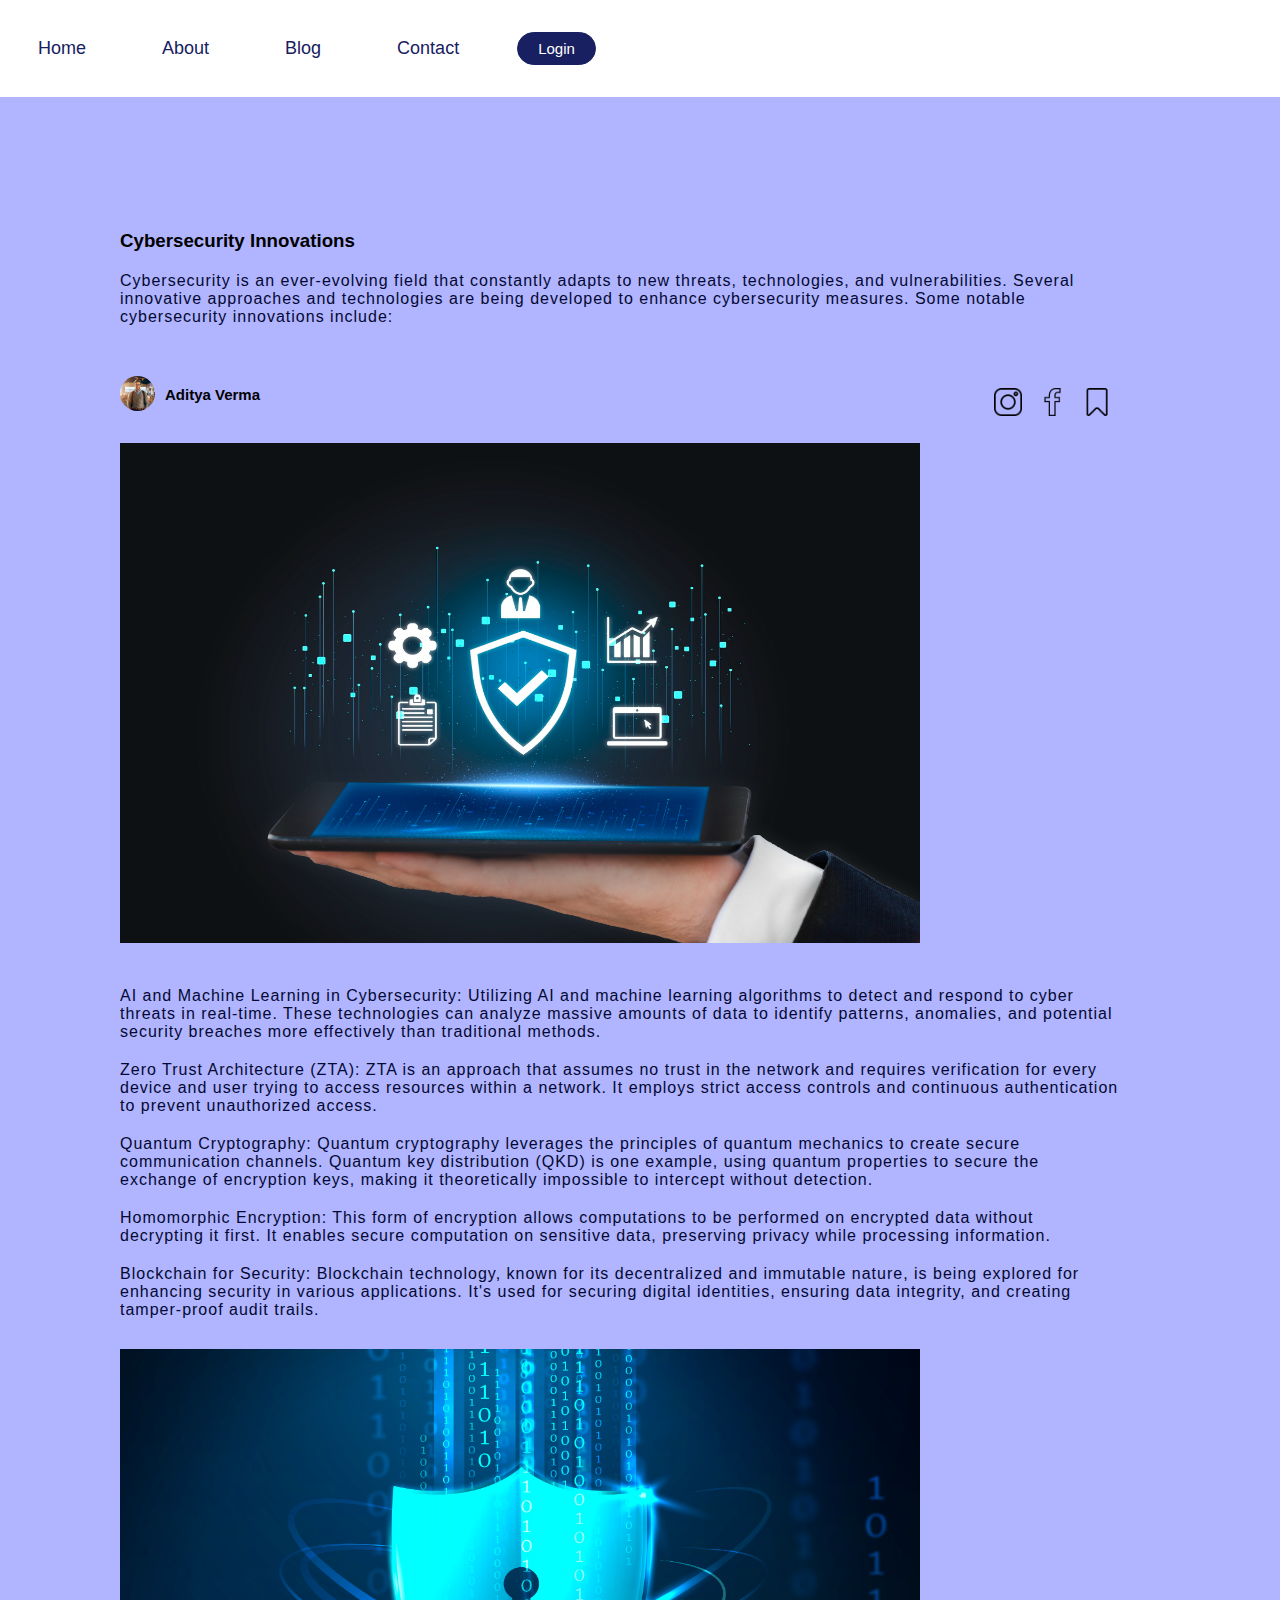
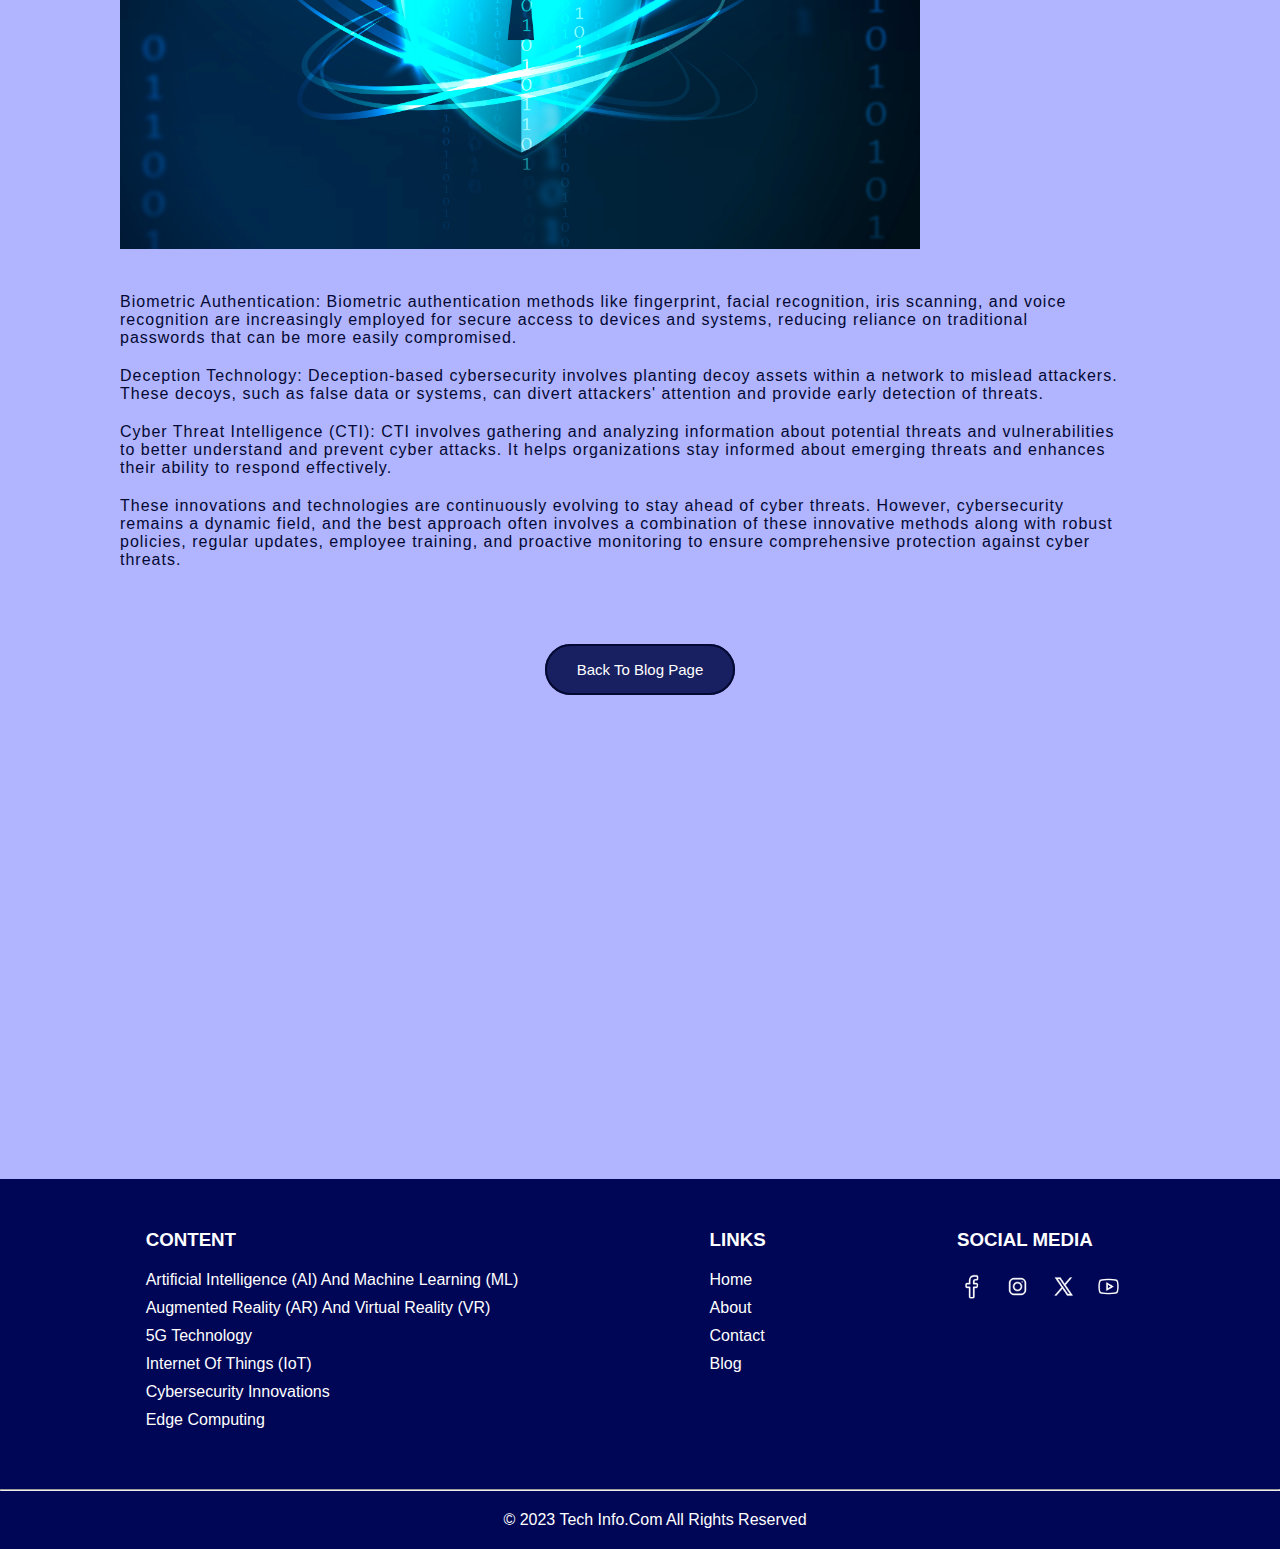
<file: Complete Website css/blog5.html>
<!DOCTYPE html>
<html lang="en">

<head>
    <meta charset="UTF-8">
    <meta name="viewport" content="width=device-width, initial-scale=1.0">
    <link rel="preconnect" href="https://fonts.googleapis.com">
    <link rel="preconnect" href="https://fonts.gstatic.com" crossorigin>
    <link href="https://fonts.googleapis.com/css2?family=Saira+Semi+Condensed:wght@500&display=swap" rel="stylesheet">
    <link rel="stylesheet" href="style.css">
    <title>Blog 5</title>
    
</head>

<body>
    <header class="menu">
        <nav>
           <img class="img-logo-1" src="./img/logo.png" alt="logo">
            <input type="checkbox" id="menu-toggle">
            <ul class="navbar">
                <img class="img-logo-1" src="./img/logo.png" alt="logo">

                <li class="nav-item"><a href="index.html">Home</a></li>
                <li class="nav-item"><a href="About.html">About</a></li>
                <li class="nav-item"><a href="blog.html">Blog</a></li>
                <li class="nav-item"><a href="Contact-Us.html">Contact</a></li>
                <a class="nav-item" href="Login.html">Login</a>
                
            </ul>
            
            <label for="menu-toggle" class="menu-icon">&#9776;</label>
        </nav>
        
    </header>

    <!-- <div class=".spacing-Top"></div> -->

    <main>

        <article class="blog">
            <header>
                <h3 class="blogTitle">Cybersecurity Innovations</h3>
            </header>

            <p>
                Cybersecurity is an ever-evolving field that constantly adapts to new threats, technologies, and vulnerabilities. Several innovative approaches and technologies are being developed to enhance cybersecurity measures. Some notable cybersecurity innovations include:
            </p>

            <div class="userD">
                <div class="user-img"><img src="img/User 5.jpg" alt="">
                    <h4>Aditya Verma</h4>
                </div>
               <div class="icon-users">
                <div class="icon-user-div">
                    <img src="img/instagram (2).png" alt="Instagram" class="icon-user">
                </div>
                <div class="icon-user-div">
                    <img src="img/facebook.png" alt="Facebook" class="icon-user">
                </div>
                <div class="icon-user-div">
                    <img src="img/saved.png" alt="Saved" class="icon-user">
                </div>
               </div>
            </div>

            <figure>
                <img src="blog-image/Cyber Securities (1).jpg" alt="Not found" class="blog-image">
                <figcaption>

                    <p>
                        AI and Machine Learning in Cybersecurity: Utilizing AI and machine learning algorithms to detect and respond to cyber threats in real-time. These technologies can analyze massive amounts of data to identify patterns, anomalies, and potential security breaches more effectively than traditional methods.
                    </p>

                    <p>
                        Zero Trust Architecture (ZTA): ZTA is an approach that assumes no trust in the network and requires verification for every device and user trying to access resources within a network. It employs strict access controls and continuous authentication to prevent unauthorized access.
                    </p>
                        

                    <p>
                        Quantum Cryptography: Quantum cryptography leverages the principles of quantum mechanics to create secure communication channels. Quantum key distribution (QKD) is one example, using quantum properties to secure the exchange of encryption keys, making it theoretically impossible to intercept without detection.
                    </p>

                        
                    <p>
                        Homomorphic Encryption: This form of encryption allows computations to be performed on encrypted data without decrypting it first. It enables secure computation on sensitive data, preserving privacy while processing information.
                    </p>

                    <p>
                        Blockchain for Security: Blockchain technology, known for its decentralized and immutable nature, is being explored for enhancing security in various applications. It's used for securing digital identities, ensuring data integrity, and creating tamper-proof audit trails.
                    </p>

                    <img src="blog-image/Cyber Securities (2).jpg" alt="Not found" class="blog-image">

                    <p>
                        Biometric Authentication: Biometric authentication methods like fingerprint, facial recognition, iris scanning, and voice recognition are increasingly employed for secure access to devices and systems, reducing reliance on traditional passwords that can be more easily compromised.
                    </p>

                    <p>
                        Deception Technology: Deception-based cybersecurity involves planting decoy assets within a network to mislead attackers. These decoys, such as false data or systems, can divert attackers' attention and provide early detection of threats.
                    </p>

                    <p>
                        Cyber Threat Intelligence (CTI): CTI involves gathering and analyzing information about potential threats and vulnerabilities to better understand and prevent cyber attacks. It helps organizations stay informed about emerging threats and enhances their ability to respond effectively.
                    </p>

                    <p>
                        These innovations and technologies are continuously evolving to stay ahead of cyber threats. However, cybersecurity remains a dynamic field, and the best approach often involves a combination of these innovative methods along with robust policies, regular updates, employee training, and proactive monitoring to ensure comprehensive protection against cyber threats.
                    </p>

                </figcaption>
            </figure>

            <br><br><br><br>

            <footer class="blog-footer">
                        <a href="blog.html">Back To Blog Page</a>
            </footer>
         
        </article>
    </main>

    <!-- footer Section -->

    <footer class="main_f">
        <div class="f_p">
            <div class="f_content">
                <h3>content</h3>
                <ul class="f_ul">
                    <li><a href="blog1.html">Artificial Intelligence (AI) and Machine Learning (ML)</a></li>
                    <li><a href="blog2.html">Augmented Reality (AR) and Virtual Reality (VR)</a></li>
                    <li><a href="blog3.html">5G Technology</a></li>
                    <li><a href="blog4.html">Internet of Things (IoT)</a></li>
                    <li><a href="blog5.html">Cybersecurity Innovations</a></li>
                    <li><a href="blog6.html">Edge Computing</a></li>
                </ul>
            </div>
            <div>
                <h3>Links</h3>
                <ul class="f_ul">
                    <li><a href="index.html">home</a></li>
                    <li><a href="About.html">About</a></li>
                    <li><a href="Contact-Us.html">Contact</a></li>
                    <li><a href="blog.html">Blog</a></li>
                </ul>
            </div>
            <div class="f_smicon">
                <h3>social Media</h3>
                <a href="https://www.facebook.com"><img src="img/F-Facebook.png" alt=""></a>
                <a href="https://www.instagram.com"><img src="img/F-Instagram.png" alt=""></a>
                <a href="https://twitter.com"><img src="./img/F-Twitter.png" alt=""></a>
                <a href="https://www.youtube.com"><img src="img/F-YouTube.png" alt=""></a>
            </div>
        </div>
        <hr>
        <div class="f_c">&#xa9 2023 Tech Info.com All Rights Reserved</div>
    </footer>

</body>

</html>
</file>
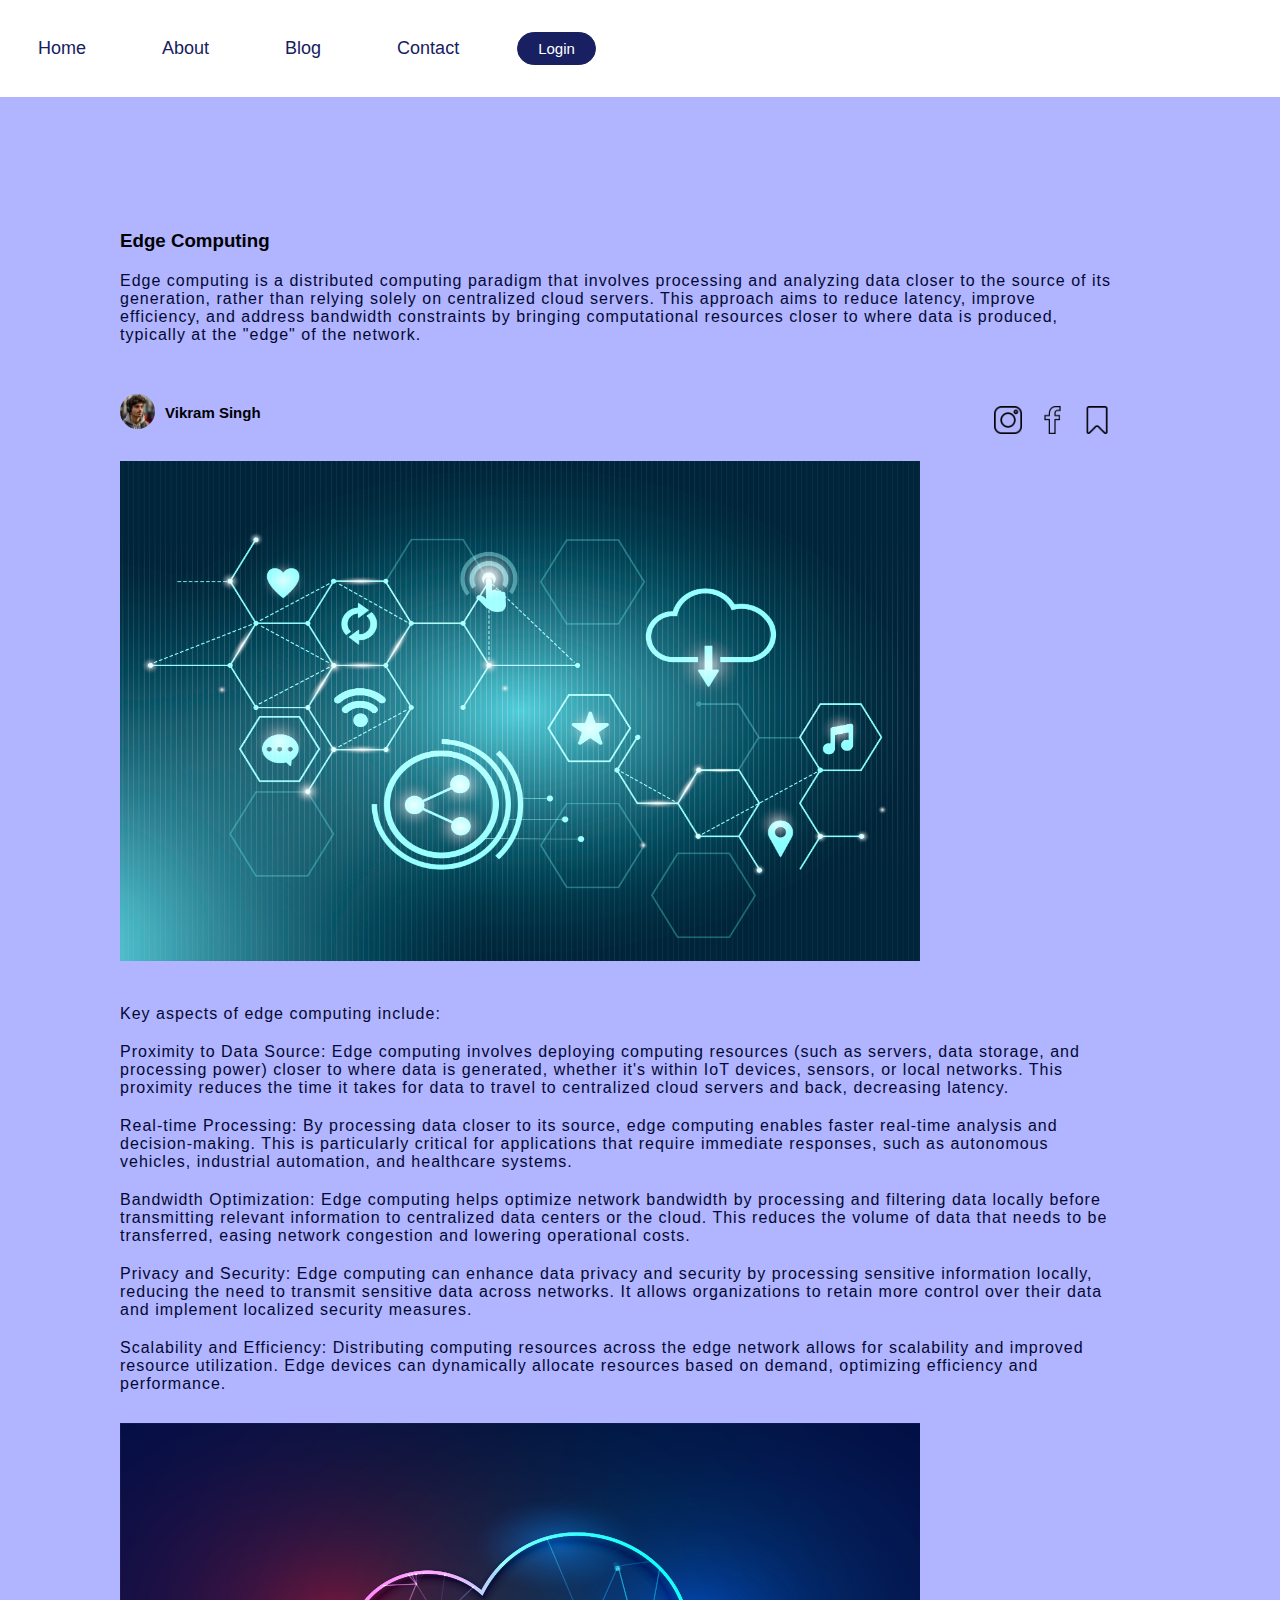
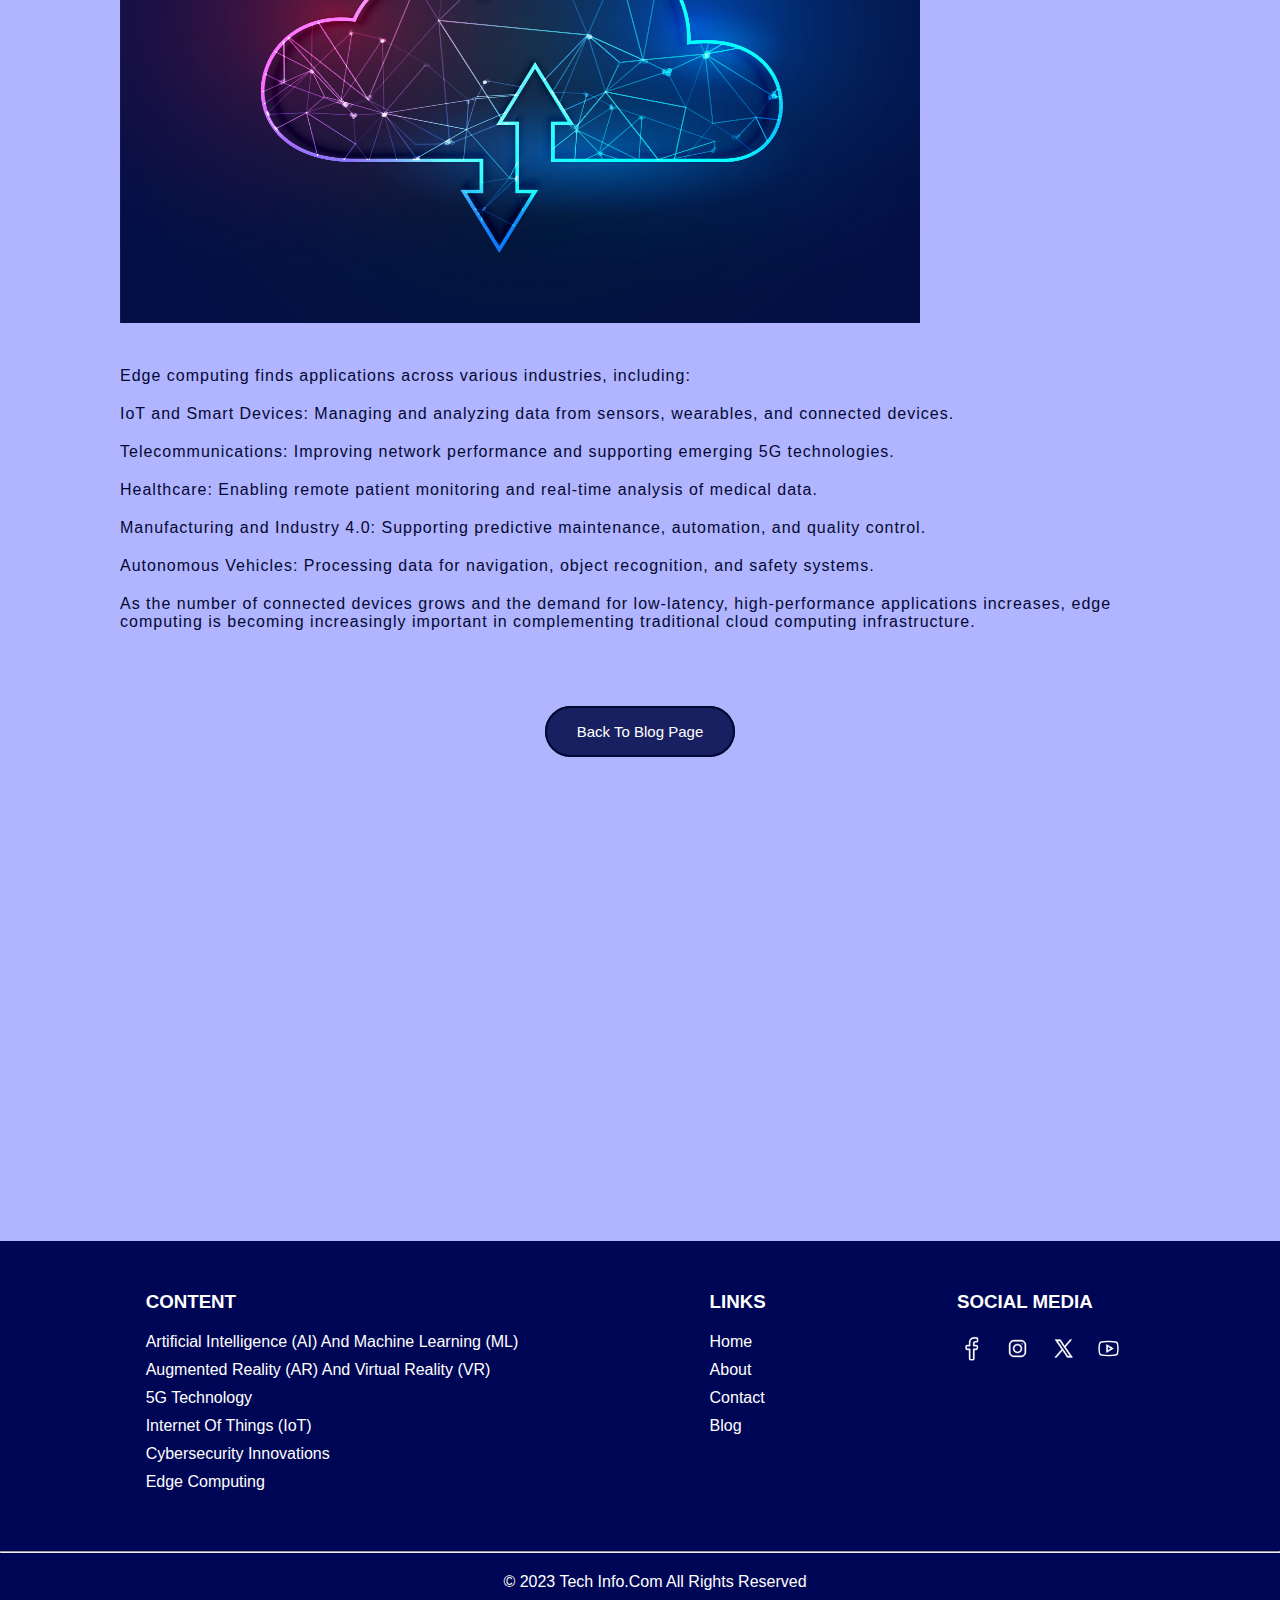
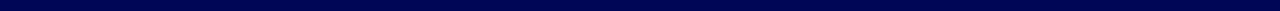
<file: Complete Website css/blog6.html>
<!DOCTYPE html>
<html lang="en">

<head>
    <meta charset="UTF-8">
    <meta name="viewport" content="width=device-width, initial-scale=1.0">
    <link rel="preconnect" href="https://fonts.googleapis.com">
    <link rel="preconnect" href="https://fonts.gstatic.com" crossorigin>
    <link href="https://fonts.googleapis.com/css2?family=Saira+Semi+Condensed:wght@500&display=swap" rel="stylesheet">
    <link rel="stylesheet" href="style.css">
    <title>Blog 6</title>
    
</head>

<body>
    <header class="menu">
        <nav>
           <img class="img-logo-1" src="./img/logo.png" alt="logo">
            <input type="checkbox" id="menu-toggle">
            <ul class="navbar">
                <img class="img-logo-1" src="./img/logo.png" alt="logo">

                <li class="nav-item"><a href="index.html">Home</a></li>
                <li class="nav-item"><a href="About.html">About</a></li>
                <li class="nav-item"><a href="blog.html">Blog</a></li>
                <li class="nav-item"><a href="Contact-Us.html">Contact</a></li>
                <a class="nav-item" href="Login.html">Login</a>
                
            </ul>
            
            <label for="menu-toggle" class="menu-icon">&#9776;</label>
        </nav>
        
    </header>

    <!-- <div class=".spacing-Top"></div> -->

    <main>

        <article class="blog">
            <header>
                <h3 class="blogTitle">Edge Computing</h3>
            </header>

            <p>
                Edge computing is a distributed computing paradigm that involves processing and analyzing data closer to the source of its generation, rather than relying solely on centralized cloud servers. This approach aims to reduce latency, improve efficiency, and address bandwidth constraints by bringing computational resources closer to where data is produced, typically at the "edge" of the network.
            </p>

            <div class="userD">
                <div class="user-img"><img src="img/User 6.jpg" alt="">
                    <h4>Vikram Singh</h4>
                </div>
               <div class="icon-users">
                <div class="icon-user-div">
                    <img src="img/instagram (2).png" alt="Instagram" class="icon-user">
                </div>
                <div class="icon-user-div">
                    <img src="img/facebook.png" alt="Facebook" class="icon-user">
                </div>
                <div class="icon-user-div">
                    <img src="img/saved.png" alt="Saved" class="icon-user">
                </div>
               </div>
            </div>

            <figure>
                <img src="blog-image/img A (7).jpg" alt="Not found" class="blog-image">
                <figcaption>

                    <p>
                        Key aspects of edge computing include:
                    </p>

                    <p>
                        Proximity to Data Source: Edge computing involves deploying computing resources (such as servers, data storage, and processing power) closer to where data is generated, whether it's within IoT devices, sensors, or local networks. This proximity reduces the time it takes for data to travel to centralized cloud servers and back, decreasing latency.

                    </p>
                        

                    <p>
                        Real-time Processing: By processing data closer to its source, edge computing enables faster real-time analysis and decision-making. This is particularly critical for applications that require immediate responses, such as autonomous vehicles, industrial automation, and healthcare systems.

                    </p>

                        
                    <p>
                        Bandwidth Optimization: Edge computing helps optimize network bandwidth by processing and filtering data locally before transmitting relevant information to centralized data centers or the cloud. This reduces the volume of data that needs to be transferred, easing network congestion and lowering operational costs.
                    </p>

                    <p>
                        Privacy and Security: Edge computing can enhance data privacy and security by processing sensitive information locally, reducing the need to transmit sensitive data across networks. It allows organizations to retain more control over their data and implement localized security measures.
                    </p>

                    <p>
                        Scalability and Efficiency: Distributing computing resources across the edge network allows for scalability and improved resource utilization. Edge devices can dynamically allocate resources based on demand, optimizing efficiency and performance.

                    </p>

                    <img src="blog-image/img A (2).jpg" alt="Not found" class="blog-image">

                    <p>
                        Edge computing finds applications across various industries, including:
                    </p>

                    <p>
                        IoT and Smart Devices: Managing and analyzing data from sensors, wearables, and connected devices.
                    </p>

                    <p>
                        Telecommunications: Improving network performance and supporting emerging 5G technologies.
                    </p>

                    <p>
                        Healthcare: Enabling remote patient monitoring and real-time analysis of medical data.
                    </p>

                    <p>
                        Manufacturing and Industry 4.0: Supporting predictive maintenance, automation, and quality control.
                    </p>

                    <p>
                        Autonomous Vehicles: Processing data for navigation, object recognition, and safety systems.
                    </p>

                    <p>
                        As the number of connected devices grows and the demand for low-latency, high-performance applications increases, edge computing is becoming increasingly important in complementing traditional cloud computing infrastructure.
                    </p>

                </figcaption>
            </figure>

            <br><br><br><br>

            <footer class="blog-footer">
                        <a href="blog.html">Back To Blog Page</a>
            </footer>
         
        </article>
    </main>

    <!-- footer Section -->

    <footer class="main_f">
        <div class="f_p">
            <div class="f_content">
                <h3>content</h3>
                <ul class="f_ul">
                    <li><a href="blog1.html">Artificial Intelligence (AI) and Machine Learning (ML)</a></li>
                    <li><a href="blog2.html">Augmented Reality (AR) and Virtual Reality (VR)</a></li>
                    <li><a href="blog3.html">5G Technology</a></li>
                    <li><a href="blog4.html">Internet of Things (IoT)</a></li>
                    <li><a href="blog5.html">Cybersecurity Innovations</a></li>
                    <li><a href="blog6.html">Edge Computing</a></li>
                </ul>
            </div>
            <div>
                <h3>Links</h3>
                <ul class="f_ul">
                    <li><a href="index.html">home</a></li>
                    <li><a href="About.html">About</a></li>
                    <li><a href="Contact-Us.html">Contact</a></li>
                    <li><a href="blog.html">Blog</a></li>
                </ul>
            </div>
            <div class="f_smicon">
                <h3>social Media</h3>
                <a href="https://www.facebook.com"><img src="img/F-Facebook.png" alt=""></a>
                <a href="https://www.instagram.com"><img src="img/F-Instagram.png" alt=""></a>
                <a href="https://twitter.com"><img src="./img/F-Twitter.png" alt=""></a>
                <a href="https://www.youtube.com"><img src="img/F-YouTube.png" alt=""></a>
            </div>
        </div>
        <hr>
        <div class="f_c">&#xa9 2023 Tech Info.com All Rights Reserved</div>
    </footer>

</body>

</html>
</file>
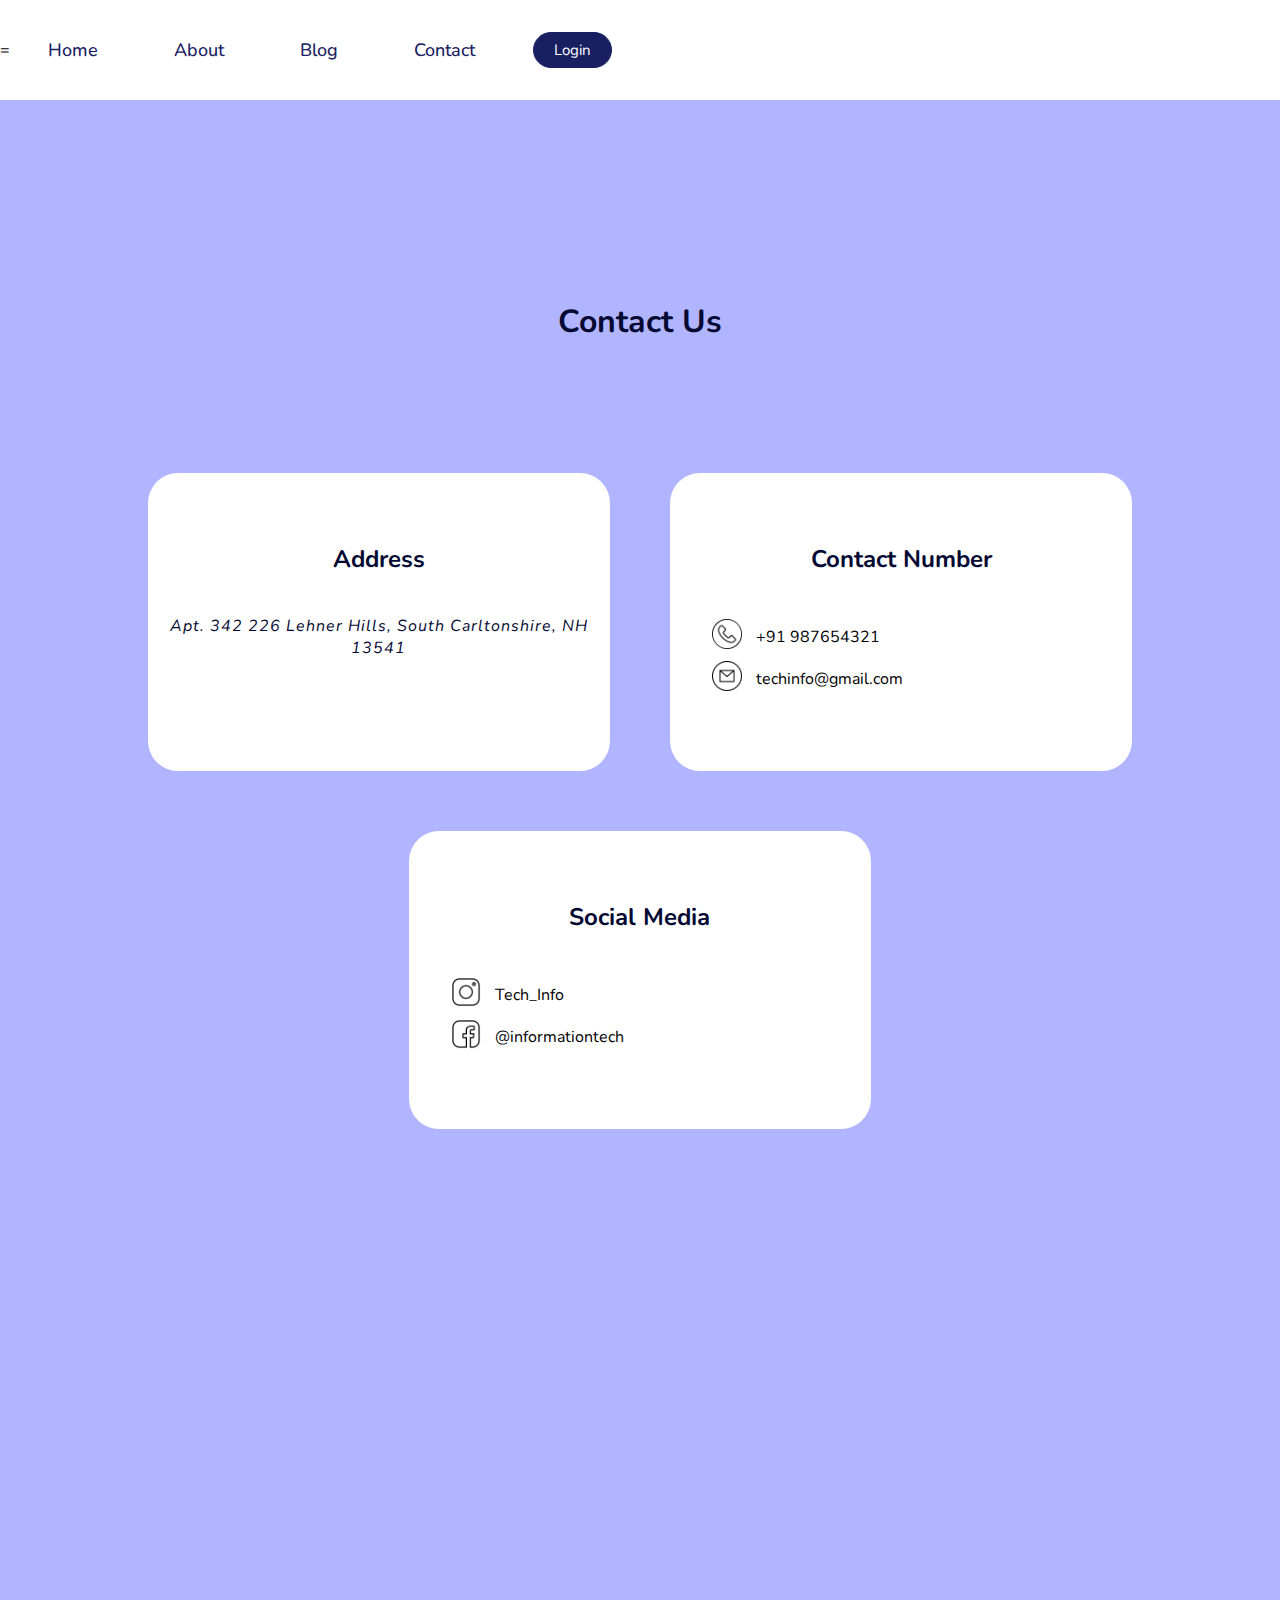
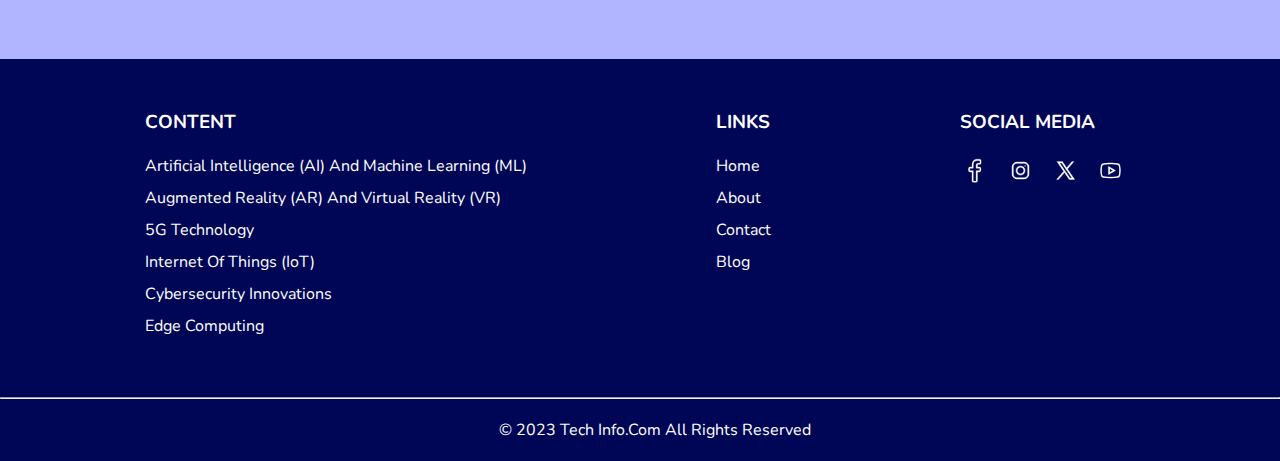
<file: Complete Website css/Contact-Us.html>
<!DOCTYPE html>
<html lang="en">

<head>
    <meta charset="UTF-8">
    <meta name="viewport" content="width=device-width, initial-scale=1.0">
    <link rel="preconnect" href="https://fonts.googleapis.com">
    <link rel="preconnect" href="https://fonts.gstatic.com" crossorigin>
    <link href="https://fonts.googleapis.com/css2?family=Nunito:wght@500&display=swap" rel="stylesheet">
    <link rel="stylesheet" href="style.css">  
    <title>Contact Us</title>
</head>

<body>
    <header class="menu">
        <nav>
           <img class="img-logo-1" src="./img/logo.png" alt="logo">
            <input type="checkbox" id="menu-toggle">
            <ul class="navbar">
                <img class="img-logo-1" src="./img/logo.png" alt="logo">=
                
                <li class="nav-item"><a href="index.html">Home</a></li>
                <li class="nav-item"><a href="About.html">About</a></li>
                <li class="nav-item"><a href="blog.html">Blog</a></li>
                <li class="nav-item"><a href="Contact-Us.html">Contact</a></li>
                <a class="nav-item" href="Login.html">Login</a>
                
            </ul>
            
            <label for="menu-toggle" class="menu-icon">&#9776;</label>
        </nav>
        
    </header>

    <div class="spacing-Top"></div>
    
<main>
        <div class="container-contact">
            <h1>Contact Us</h1>
                <div class="content-contact">
                    <h2>Address</h2>

                        <address> 
                            <p>
                                Apt. 342 226 Lehner Hills, South Carltonshire, NH 13541
                            </p>
                        </address>
                </div>

                <div class="content-contact">
                    <h2>Contact Number</h2>

                        <table>
                            <tr>
                                <td><img src="./img/phone-call.png" alt=""></td>
                                <td><span>+91 987654321</span></td>
                            </tr>

                            <tr>
                            <td><img src="./img/email.png" alt=""></td>
                            <td><span>techinfo@gmail.com</span></td>
                            </tr>
                        </table>
                </div>

                <div class="content-contact">
                    <h2>Social Media</h2>

                        <table>
                            <tr>
                                <td><img src="./img/Insta (1).png" alt=""></td>
                                <td><span>Tech_Info</span></td>
                            </tr>

                            <tr>
                                <td><img src="./img/facebook-contact (1).png" alt=""> </td>
                                <td><span>@informationtech</span></td>
                            </tr>
                        </table>
                </div>
        </div>


    </main>

    <!-- footer Section -->

    <footer class="main_f">
        <div class="f_p">
            <div class="f_content">
                <h3>content</h3>
                <ul class="f_ul">
                    <li><a href="blog1.html">Artificial Intelligence (AI) and Machine Learning (ML)</a></li>
                    <li><a href="blog2.html">Augmented Reality (AR) and Virtual Reality (VR)</a></li>
                    <li><a href="blog3.html">5G Technology</a></li>
                    <li><a href="blog4.html">Internet of Things (IoT)</a></li>
                    <li><a href="blog5.html">Cybersecurity Innovations</a></li>
                    <li><a href="blog6.html">Edge Computing</a></li>
                </ul>
            </div>
            <div>
                <h3>Links</h3>
                <ul class="f_ul">
                    <li><a href="index.html">home</a></li>
                    <li><a href="About.html">About</a></li>
                    <li><a href="Contact-Us.html">Contact</a></li>
                    <li><a href="blog.html">Blog</a></li>
                </ul>
            </div>
            <div class="f_smicon">
                <h3>social Media</h3>
                <a href="https://www.facebook.com"><img src="img/F-Facebook.png" alt=""></a>
                <a href="https://www.instagram.com"><img src="img/F-Instagram.png" alt=""></a>
                <a href="https://twitter.com"><img src="./img/F-Twitter.png" alt=""></a>
                <a href="https://www.youtube.com"><img src="img/F-YouTube.png" alt=""></a>
            </div>
        </div>
        <hr>
        <div class="f_c">&#xa9 2023 Tech Info.com All Rights Reserved</div>
    </footer>
    
</body>

</html>
</file>
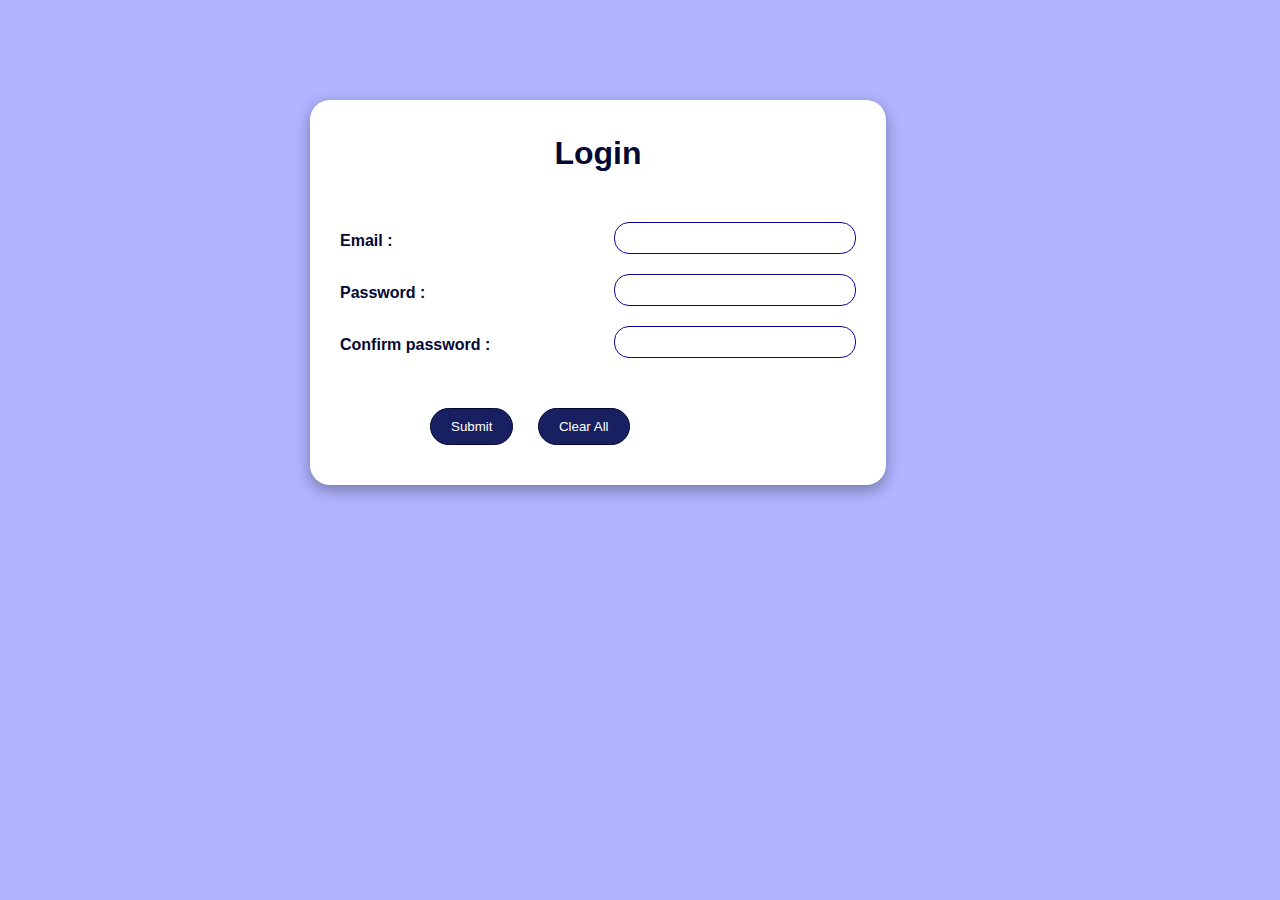
<file: Complete Website css/Login.html>
<!DOCTYPE html>
<html lang="en">
<head>
    <meta charset="UTF-8">
    <meta name="viewport" content="width=device-width, initial-scale=1.0">
    <title>Login</title>
    <link rel="preconnect" href="https://fonts.googleapis.com">
    <link rel="preconnect" href="https://fonts.gstatic.com" crossorigin>
    <link href="https://fonts.googleapis.com/css2?family=Saira+Semi+Condensed:wght@500&display=swap" rel="stylesheet">

    <link rel="stylesheet" href="style.css">

</head>
<body>

    <main>
        <div class="form-card">
            <h1>Login</h1>
            <form action="index.html">
            <div  class="form-item">
                <label for="email"> Email :</label>
                <input type="email"  id="email" required>

            </div>
            <div class="form-item">
                <label for="password"> Password :</label>
                <input type="password" id="password" required>
            
            </div>
            <div class="form-item">
                <label for="c_password"> Confirm password :</label>
                <input type="password" id="c_password" required>
            
            </div>
            <div>
               <div>
                    <a href="Home.html"><button type="submit" class="btn1">Submit</button></a>
                    <a href="Home.html"><button type="reset" class="btn2">Clear All</button></a>
            </div>
            </div>
            </form>
        </div>
    </main>
</body>
</html>
</file>
<file: Complete Website css/style.css>
*
{
    margin: 0;
    padding: 0;
    font-family: 'Nunito', sans-serif;
}

body
{
    background-color: rgb(177, 180, 255);
}

.menu
{
    position: fixed;
}

.navbar
{
    display: flex;
    list-style: none;
    align-items: center;

}

header.menu
{
    width: 100%;
    background-color: white;
}

.spacing-Top
{
    width: 100%;
    height: 100px;
}

.nav-item
{
    padding: 18px;
    text-transform: capitalize;
}

.navbar>img
{
    /* border: 2px solid black; */
    height: 50px;
    margin-left: 25px;
    margin-right: 670px;
}

li.nav-item
{
    margin: 20px;
    font-size: 18px;
    font-weight: 500;
    /* border: 2px solid black; */
}

.nav-item>a
{
    text-decoration: none;
    color: #182061;
}

.nav-item>a:hover
{
    color: rgb(123, 123, 255);
}

.navbar>a /* Login button*/
{
    text-decoration: none;
    font-size: 15px;
    padding: 7px 20px;
    background-color: #182061;
    color: #fff;
    border-radius: 30px;
    border: 1px solid #182061;
    margin-left: 20px;
}

.navbar>a:hover
{
    background-color: #fff;
    color: #182061;
    transition: 0.1s;
}

/* For Home Page */

.p_homeHeader {
    display: flex;
}

.l_homeHeader {
    margin: 200px 50px 0px 100px;
}

.r_homeHeader img {
    margin: 0px 50px 0px 0px;
    height: 800px;
    width: 900px;
}

.l_homeHeader>h1 {
    text-transform: uppercase;
    margin: 0px 0px 40px 20px;
}

.l_homeHeader>p {
    margin: 0px 0px 40px 20px;
}

.homeHeader_btn>a
{
    border: 2px solid #182061;
    margin: 10px;
    font-size: 15px;
    padding: 8px 20px 8px 20px;
    border-radius: 20px;
    background-color: #182061;
    color: #ffffff;
    text-decoration: none;
}

.homeHeader_btn>a:hover
{
    background-color: rgb(177, 180, 255);
    color: #182061;
}

/* Home page section*/

.container
{
    width: 100%;
    display: flex;
    flex-wrap: wrap;
    justify-content: center;
}

.container h1
{
    color: #030932;
    text-align: center;
    width: 100%;
    margin: 200px 0px 100px 0px;
}

.content
{
    width: 20%;
    margin: 30px;
    border-radius: 30px;
    background-color: white;
    padding: 20px;
}

.content:hover
{
    margin-top: 33px;
    box-shadow: rgba(0, 0, 0, 0.5) 0px 19px 38px, rgba(0, 0, 0, 0.22) 10px 10px 100px;
}

.content h2
{
    padding: 20px;
    text-align: center;
    color: #030932;
}

.content article p
{
    cursor: default;
    color: #030932;
    padding: 25px 0px 25px 0px;
}

.A
{
    width: 400px;
    height: 50px;
}

.A a
{
    text-decoration: none;
    background-color: #10029A;
    color: #fff;
    border: 1px solid #030932;
    border-radius: 20px;
    padding: 8px 17px 8px 17px;
    margin: 0px 0px 0px 90px;
}

.A a:hover
{
    background-color: white;
    color: #030932;
}

/* Main Blog Page card section */

#Title1
{
    padding:180px 0px 150px 0px;
    width: 100%;
    background-image: url("img/Thumbnail2.png");
    background-size: cover;
    color: white;
    box-shadow: rgba(0, 0, 0, 0.3) 0px 19px 38px, rgba(0, 0, 0, 0.22) 0px 15px 12px;
    text-align: center;
    font-size: 40px;

}

section#cards
{
    justify-content: center;
}

.p_card
{
    width: 100%;
    display: flex;
    flex-wrap: wrap;
    justify-content: center;
    margin: 100px 0px 100px 0px;
    gap: 50px;

}

.card:hover
{
    margin-top: 3px;
    box-shadow: rgba(0, 0, 0, 0.3) 0px 19px 38px, rgba(0, 0, 0, 0.22) 0px 15px 12px;
}

.card
{
    width: 400px;
    min-height: 85vh;
    margin-bottom: 80px;
    padding: 3px;
    border-radius: 20px;
    background-color: white;
    box-shadow: rgba(100, 100, 111, 0.2) 0px 7px 29px 0px;
}

.card>img
{
    width: 400px;
    height: 260px;
    background-size: cover;
    border-radius: 20px 20px 0 0;
}

.card-title
{
    width: 350px;
    height: 50px;
    padding: 30px 30px 0px 30px;
    color: #182061;
}

.card>p
{
    width: 370px;
    height: 90px;
    margin-bottom: 50px;
    padding: 20px;
    color: #182061;
}

.card-anchor>center>a
{
    text-decoration: none;
    font-size: 15px;
    padding: 10px 20px 10px 20px;
    background-color: #182061;
    color: #fff;
    border-radius: 30px;
    border: 1px solid #182061;
}

.card-anchor>center>a:hover
{

    background-color: #fff;
    color: #182061;
    transition: 0.1s;
}

/* Main Blog card section end */

/* For child Blog Page */

.blogTitle {
    margin-top: 30px;

}

.blog {

    width: 68%;
    margin: 0px 200px 200px 250px;
    padding: 20px;
    padding-top: 200px;
}

p {
    margin: 20px 0px 20px 0px;
    color: #030932;
    letter-spacing: 1px;

}

.userD {
    width: 100%;
    display: flex;
    justify-content: space-between;
}

.icon-users {
    display: flex;
    width: 16%;

}

.icon-user {
    width: 80%;
    margin: 2px;
}

.icon-user-div {
    width: 100%;
    margin: 10px;
}

.blog-image {
    width: 1030px;
    height: 600px;
    margin: 10px 0px 20px 0px;
}

.user-img {
    width: 100%;
    display: flex;
    margin-bottom: 20px;

}

.user-img>img {
    border-radius: 40px;
    width: 35px;
    height: 35px;
}

.user-img>h4
{
    color: black;
    margin: 10px 0px 10px 10px;
    font-size: 15px;
    align-items: center;
}

.blog-title {
    font-size: 20px;
    font-weight: 500;
}

.blog-footer
{
    text-align: center;
}

.blog-footer>a
{
    text-align: center;
    text-decoration: none;
    font-size: 15px;
    padding: 15px 30px 15px 30px;
    background: #182061;
    color: #fff;
    border-radius: 30px;
    border: 2px solid #030932;
}

.blog-footer>a:hover
{
    color: #030932;
    background-color: rgb(177, 180, 255);
}

/* About Section Start */

.About_page
{
    padding: 200px 80px 200px 80px;
    margin-bottom: 500px;
}

.About_1 h1
{
    text-align: center;
    margin-bottom: 50px;
}

.About_1 article p
{
    margin: 0px 20px 0px 40px;
    word-spacing: 1px;
    letter-spacing: 1px;
}

.About_1 article h3
{
    padding: 20px 0px 0px 40px;
}

.About_1 img
{
    margin-left: 200px;
    margin-bottom: 30px;
    width: 900px;
    height: 500px;
}
/* About section end */

/* Contact Us Section start */

.container-contact
{
    width: 100%;
    display: flex;
    flex-wrap: wrap;
    justify-content: center;
}

.container-contact h1
{
    color: #030932;
    text-align: center;
    width: 100%;
    margin: 200px 0px 100px 0px;
}

.content-contact
{
    width: 20%;
    margin: 30px;
    border-radius: 30px;
    background-color: white;
    padding: 70px 20px 70px 20px;
}

.content-contact:hover
{
    margin-top: 33px;
    box-shadow: rgba(0, 0, 0, 0.5) 0px 19px 38px, rgba(0, 0, 0, 0.22) 10px 10px 100px;
}

.content-contact h2
{
    padding: 30px;
    text-align: center;
    color: #030932;
}

.content-contact img
{
    padding: 2px;
    height: 30px;
    width: 30px;
}

.content-contact address p
{
    text-align: center;
}

.content-contact span
{
    padding: 0px 0px 0px 10px;
    text-justify: auto;
}

/* Contact section end */

/* For Login Page */

.form-card
{
    color: #030932;
    min-height: 300px;
    width: 30%;
    margin: 230px 0 0 530px;
    border-radius: 20px;
    background-color: #fff;
    font-weight: 700;
    box-shadow: rgba(0, 0, 0, 0.35) 0px 5px 15px;

}

.form-card>h1
{
    color: #030932;
    text-align: center;
    margin: 20px;
    padding-top: 35px;
}

.form-card>form
{
    margin: 20px;
    padding: 10px;
}

.form-item
{
    margin: 20px 0 20px 0;
    display: flex;
    justify-content: space-between;

}

.form-item label
{
    padding-top: 10px;
}

.form-item>input
{
    padding-left: 10px;
    width: 230px;
    height: 30px;
    border: 1px solid #10029A;
    border-radius: 15px;
}

a .btn1
{
    border: 1px solid #030932;
    background-color: #182061;
    color: white;
    padding: 10px 20px 10px 20px;
    border-radius: 20px;
    margin: 30px 0px 30px 90px;
}

a .btn1:hover
{
    background-color: #fff;
    color: #182061;
}

a .btn2
{
    border: 1px solid #030932;
    background-color: #182061;
    color: white;
    padding: 10px 20px 10px 20px;
    border-radius: 20px;
    margin: 30px 0px 30px 20px;
}

a .btn2:hover
{
    background-color: #fff;
    color: #182061;
}

/* Footer section */

.main_f {
    margin-top: 500px;
    background-color: rgb(0, 6, 86);

}

.f_p {
    padding: 50px;
    display: flex;
    justify-content: space-around;
}

ul.f_ul {

    list-style: none;
}

ul.f_ul>li {
    color: #ffffff;
    padding-bottom: 10px;
    text-transform: capitalize;
}

ul.f_ul>li>a {
    text-decoration: none;
    color: #ffffff;
}

ul.f_ul>li>a:hover {
    color: #bcb7fd;
}

.f_p>div>h3 {
    color: #ffffff;
    text-transform: uppercase;
    padding-bottom: 20px;
}

.f_c {
    text-align: center;
    color: #fff;
    padding: 20px 20px 20px 50px;
    text-transform: capitalize;
}

.f_smicon>a {
    width: 25%;
    padding: 10px 10px 0px 0px;
}

.f_smicon>a>img {
    border-radius: 8px;
    padding: 3px;
    width: 25px;
}

.f_smicon>a>img:hover {
    box-shadow: rgba(255, 255, 255, 0.25) 0px 30px 60px -12px inset, rgba(0, 0, 0, 0.3) 0px 18px 36px -18px inset;
}

/* For Responsive Menu */

.menu-icon {
    display: none;
    cursor: pointer;
}


.img-logo-1
{
    display: none;
}


#menu-toggle
{
    display: none;
}


/*-------------------------------------------------------Media Query------------------------------------------------------------------------------*/


/*----------------------------------------------------------------- Desktops---------------------------------------------------------- */

/* ##Device = Desktops ##Screen = 1281px to higher resolution desktop */
@media (min-width: 1281px) and (max-width: 1500px)
{
.menu
{
    top: 0;
}

.navbar>img
{
    margin-right: 430px;
}

/* For Home Page */

.l_homeHeader {
    margin: 200px 50px 0px 70px;
}

.r_homeHeader img {
    height: 600px;
    width: 600px;
}

.l_homeHeader>p {
    margin: 0px 0px 40px 25px;
}

.homeHeader_btn>a
{
    margin-left: 20px;
}

.content
{
    width: 27%;
    margin: 50px;
}

.content:hover
{
    margin-top: 53px;
}

.content article p
{
    width: 100%;
    padding: 0px 5px 25px 5px;
}

.A a
{
    margin: 0px 0px 0px 110px;
}
/* Home page End section*/

/* Main Blog Page card section */

#Title1
{
    font-size: 32px;

}

section#cards
{
    justify-content: center;
}

.p_card
{
    gap: 100px;

}

.card
{
    min-height: 100vh;
}

/* Main Blog card section end */

/* For child Blog Page */

.blog {

    width: 100%;
    margin: 0;
    padding: 0;
}

.blog p {
    width: 80%;
    margin-left: 130px;

}

.userD {
    margin-top: 50px;
    width: 80%;
    margin-left: 130px;
}

.blogTitle {
    width: 80%;
   padding-top: 200px;
   margin-left: 130px;

}


.blog-footer
{
    margin-left: 0%;
}

.blog-image {
    margin-left: 130px;
}

/* About Section Start */

.About_1 img
{
    margin-left: 120px;
}
/* About section end */

/* Contact Us Section start */

.container-contact


.content-contact
{
    width: 27%;
}

.content-contact h2
{
    padding: 0px;
    margin-bottom: 40px;
}

.content-contact img
{
    padding-left: 20px;
}

/* Contact section end */

/* For Login Page */

.form-card
{
    margin: 100px 0 0 410px;
    width: 36%;

}

    /* code in this block will be applied only if device width>1281 */

}

/*----------------------------------------------------Start For Laptop Desktop Screen---------------------------------------------------*/

/* ##Device = Laptops, Desktops ##Screen = B/w 1025px to 1280px*/
@media (min-width: 1025px) and (max-width: 1280px)
{
        .menu
        {
            top: 0;
        }

        .navbar>img
        {
            margin-right: 180px;
        }

        /* For Home Page */

        .l_homeHeader {
            margin: 200px 50px 0px 70px;
        }

        .r_homeHeader img {
            height: 600px;
            width: 600px;
            margin-top: 60px;
        }

        .l_homeHeader>p {
            margin: 0px 0px 40px 25px;
        }

        .homeHeader_btn>a
        {
            margin-left: 20px;
        }

        .content
        {
            width: 35%;
            margin: 25px;
            margin-bottom: 50px;
        }

        .content:hover
        {
            margin-top: 28px;
        }

        .content article p
        {
            width: 100%;
            padding: 0px 5px 25px 5px;
        }

        .A a
        {
            margin: 0px 0px 0px 120px;
        }
        /* Home page End section*/

        /* Main Blog Page card section */

        #Title1
        {
            font-size: 32px;

        }

        #Title1 span
        {
            margin-left: 130px;
        }


        section#cards
        {
            justify-content: center;
        }

        .p_card
        {
            gap: 50px;

        }

        .card
        {
            min-height: 100vh;
        }

        /* Main Blog card section end */

        /* For child Blog Page */

        .blog {

            width: 100%;
            margin: 0;
            padding: 0;
        }

        .blog p {
            width: 78%;
            margin-left: 120px;

        }

        .userD {
            margin-top: 50px;
            width: 79%;
            margin-left: 120px;
        }

        .blogTitle {
            width: 80%;
           padding-top: 200px;
           margin-left: 120px;

        }


        .blog-footer
        {
            margin-left: 0%;
        }

        .blog-image {
            width: 800px;
            height: 500px;
            margin-left: 120px;
        }

        .icon-user-div {
            width: 25%;
            margin: 0;
            padding: 10px 10px 0px 0px;
        }

        /* About Section Start */

        .About_1 img
        {
            margin-left: 40px;
            width: 94%;
        }
        /* About section end */

        /* Contact Us Section start */

        .content-contact
        {
            width: 33%;
        }

        .content-contact h2
        {
            padding: 0px;
            margin-bottom: 40px;
        }

        .content-contact img
        {
            padding-left: 20px;
        }

        /* Contact section end */

        /* For Login Page */

        .form-card
        {
            margin: 100px 0 0 310px;
            width: 45%;

        }
}

    /* code in this block will be applied only if device width>1025 and <1280 */


/*--------------------------------------------------- For Tablets Ipads screen---------------------------------------------------------*/

/* ##Device = Tablets, Ipads (portrait) ##Screen = B/w 768px to 1024px */
@media (min-width: 768px) and (max-width: 1024px)
{

    li.nav-item
    {
        padding: 10px;
        margin: 0;
    }

    .navbar>a
    {
        margin: 10px 0px 20px 10px;
    }

    .navbar
        {
            display: none;
            background-color: white;
            flex-direction: column;
            position: absolute;
            top: 95px;
            width: 100%;
            text-align: center;

        }

    .menu-icon {
        display: block;
        position: absolute;
        top: 29px;
        right: 25px;
        font-size: 1.5em;
    }

    .navbar .active {
        display: flex;
      }

    .img-logo-1
    {
        display: block;
        margin: 20px;
        height: 50px;
        width: 180px;
    }

    input[type="checkbox"] {
        display: none;
      }

      input[type="checkbox"]:checked ~ .navbar {
        display: flex;
      }

        .navbar>img
        {
            display: none;
            margin-right: 180px;
        }

        /* For Home Page */

        .l_homeHeader {
            margin: 110px 0px 0px 50px;
        }

        .r_homeHeader img {
            height: 400px;
            width: 400px;
            margin-top: 50px;
            margin-right: 15px;
        }

        .l_homeHeader>p {
            margin: 0px 0px 40px 25px;
        }

        .homeHeader_btn>a
        {
            margin-left: 22px;
        }

        .content
        {
            width: 70%;
            margin: 25px;
            margin-bottom: 50px;
        }

        .content:hover
        {
            margin-top: 28px;
        }

        .content article p
        {
            width: 100%;
            padding: 0px 5px 25px 5px;
        }

        .A a
        {
            margin: 0px 0px 0px 220px;
        }
        /* Home page End section*/

        /* Main Blog Page card section */

        .spacing-Top
        {
            height: 91px;
        }

        #Title1
        {
            font-size: 32px;

        }

        #Title1 span
        {
            margin-left: 380px;
        }

        .p_card
        {
            gap: 50px;

        }

        .card
        {
            min-height: 100vh;
        }

        /* Main Blog card section end */

        /* For child Blog Page */
        .menu
        {
            top: 0;
        }

        .blog {

            width: 100%;
            margin: 0;
            padding: 0;
        }

        .blog p {
            width: 73%;
            margin-left: 100px;

        }

        .userD {
            margin-top: 50px;
            width: 73%;
            margin-left: 100px;
        }

        .blogTitle {
            width: 80%;
           padding-top: 200px;
           margin-left: 100px;

        }


        .blog-footer
        {
            margin-left: 0%;
        }

        .blog-image {
            width: 600px;
            height: 400px;
            margin-left: 100px;
        }

        .icon-users {
            display: flex;
            width: 20%;

        }

        .icon-user-div {
            width: 50%;
            margin: 0px;
            padding: 10px 10px 0px 0px;
        }

        /* About Section Start */

        .About_1 img
        {
            margin-left: 40px;
            width: 580px;
            height: 350px;
        }
        /* About section end */

        /* Contact Us Section start */

        .content-contact
        {
            width: 35%;
        }

        .content-contact h2
        {
            padding: 0px;
            margin-bottom: 40px;
        }

        .content-contact img
        {
            padding-left: 20px;
        }

        /* Contact section end */

        /* For Login Page */

        .form-card
        {
            margin: 100px 0 0 180px;
            width: 59%;

        }

        /* main footer start */

        .f_p
        {
            display: table;
        }

        ul.f_ul
    {
        margin-bottom: 30px;
    }

    /* code in this block will be applied only if device width>768 and <1024 */
}

/*------------------------------------------------ Low Resolution Tablets ----------------------------------------------------------*/

/* ##Device = Low Resolution Tablets,  ##Screen = B/w 481px to 767px */
@media (min-width: 482px) and (max-width: 767px)
{

    .spacing-Top
        {
            height: 91px;
        }

     li.nav-item
    {
        padding: 10px;
        margin: 0;
    }

    .navbar>a
    {
        margin: 10px 0px 20px 10px;
    }

    .navbar
        {
            display: none;
            background-color: white;
            flex-direction: column;
            position: absolute;
            top: 95px;
            width: 100%;
            text-align: center;

        }

    .menu-icon {
        display: block;
        position: absolute;
        top: 29px;
        right: 25px;
        font-size: 1.5em;
    }

    .navbar .active {
        display: flex;
      }

    .img-logo-1
    {
        display: block;
        margin: 20px;
        height: 50px;
        width: 180px;
    }

    input[type="checkbox"] {
        display: none;
      }

      input[type="checkbox"]:checked ~ .navbar {
        display: flex;
      }

        .navbar>img
        {
            display: none;
            margin-right: 180px;
        }

        /* For Home Page */

        .l_homeHeader {
            margin: 110px 0px 0px 25px;
        }

        .r_homeHeader img {
           display: none;
        }

        .l_homeHeader>p {
            margin: 0px 0px 40px 25px;
        }

        .homeHeader_btn>a
        {
            margin-left: 25px;
        }

        .content
        {
            width: 67%;
            margin: 25px;
            margin-bottom: 50px;
        }

        .content:hover
        {
            margin-top: 28px;
        }

        .content article p
        {
            width: 100%;
            padding: 0px 5px 25px 5px;
        }

        .A a
        {
            margin: 0px 0px 0px 110px;
        }
        /* Home page End section*/

        /* Main Blog Page card section */

        #Title1
        {
            padding-top: 55px;
            font-size: 25px;
            background-size: contain;
            background-repeat: no-repeat;
            box-shadow: none;
        }

        #Title1 span
        {
           padding-left: 70px;
        }

        .p_card
        {
            gap: 50px;
            margin-top: 60px;
        }

        .card
        {
            min-height: 100vh;
        }

        /* Main Blog card section end */

        /* For child Blog Page */
        .menu
        {
            top: 0;
        }

        .blog {

            width: 100%;
            margin: 0;
            padding: 0;
        }

        .blog p {
            width: 75%;
            margin-left: 70px;
            font-size: 14px;

        }

        .userD {
            margin-top: 50px;
            width: 73%;
            margin-left: 70px;
        }

        .blogTitle {
            width: 80%;
           padding-top: 160px;
           margin-left: 70px;

        }


        .blog-footer
        {
            margin-left: 0%;
        }

        .blog-footer>a
        {
            font-size: 13px;
            padding: 12px 18px 12px 18px;

        }

        .blog-image {
            width: 350px;
            height: 190px;
            margin-left: 70px;
        }

        .icon-users {
            display: flex;
            width: 35%;

        }

        .icon-user-div {
            width: 50%;
            margin: 0px;
            padding: 10px 10px 0px 0px;
        }

        /* About Section Start */

        .About_page
        {
            margin: 160px 40px 40px 40px;
            text-align: justify;
            padding: 0;
        }

        .About_1 article p
        {
            margin: 0px 0px 0px 0px;
            font-size: 15px;
        }

        .About_1 article h3
        {
            padding: 20px 0px 0px 0px;
        }

        .About_1 img
        {
            margin-left: 5px;
            width: 400px;
            height: 240px;
        }
        /* About section end */

        /* Contact Us Section start */

        .content-contact
        {
            width: 65%;
        }

        /* Contact section end */

        /* For Login Page */

        .form-card
        {
            width: 70%;
            margin: 90px 0px 0px 75px;
        }

        .form-item label
        {
            font-size: 14px;
            padding-top: 10px;
        }

        .form-item>input
        {
            padding-left: 10px;
            max-width: 170px;
        }

        a .btn1
        {
            margin-left: 40px;
        }

        /* main footer start */

        .f_p
        {
            display: table;
        }

        ul.f_ul
        {
            margin-bottom: 30px;
        }

    /* code in this block will be applied only if device width>481 and <767 */
}


/*------------------------------------------------ Smart Phone Resolution Tablets  ----------------------------------------------------------*/

/*  ##Device = Most of the Smartphones Mobiles (Portrait) ##Screen = B/w 320px to 479px */
@media (min-width: 320px) and (max-width: 480px)
{

    body
    {
        margin: 0px;
        padding: 0;
    }

    .spacing-Top
        {
            height: 80px;
        }

     li.nav-item
    {
        padding: 8px;
        margin: 0;
    }

    .navbar>a
    {
        margin: 10px 0px 20px 10px;
    }

    .navbar
        {
            display: none;
            background-color: white;
            flex-direction: column;
            position: absolute;
            top: 84px;
            width: 100%;
            text-align: center;

        }

    .menu-icon {
        display: block;
        position: absolute;
        top: 25px;
        right: 25px;
        font-size: 1.3em;
    }

    .navbar .active {
        display: flex;
      }

    .img-logo-1
    {
        display: block;
        margin: 20px;
        margin-left: 3px;
        height: 40px;
        width: 140px;
    }

    input[type="checkbox"] {
        display: none;
      }

      input[type="checkbox"]:checked ~ .navbar {
        display: flex;
      }

        .navbar>img
        {
            display: none;
            margin-right: 180px;
        }

        /* For Home Page */

        .l_homeHeader {
            margin: 80px 0px 0px 10px;
        }

        .r_homeHeader img {
           display: none;
        }

        .l_homeHeader>p {
            margin: 0px 38px 40px 25px;
            text-align: justify;
            word-spacing: 0px;
            letter-spacing: 0px;
        }

        .homeHeader_btn>a
        {
            margin-left: 25px;
            font-size: 13px;
            padding: 8px 15px 8px 15px;
        }

        .content
        {
            width: 75%;
            margin: 0;
            margin-bottom: 40px;
            font-size: 14px;
        }

        .content:hover
        {
            margin-top: 3px;
        }

        .content article p
        {
            width: 100%;
            padding: 0px 5px 10px 5px;
        }

        .A
        {
        width: 200px;
        }

        .A a
        {
            margin: 0px 0px 0px 70px;
        }
        /* Home page End section*/

        /* Main Blog Page card section */

        #Title1
        {
            padding-top: 35px;
            font-size: 20px;
            background-size: contain;
            background-repeat: no-repeat;
            box-shadow: none;
        }

        #Title1 span
        {
           padding-left: 80px;
        }

        .p_card
        {
            width: 100%;
            justify-content: center;
            gap: 0px;
            display: flex;
            flex-wrap: wrap;
            margin: 0px 0px 100px 0px;

        }

        .card
        {
            width: 280px;
            min-height: 55vh;
            margin-bottom: 50px;
        }

        .card>img
        {
           width: 280px;
           height: 180px;
           background-size: cover;
           border-radius: 20px 20px 0 0;
        }

        .card-title
        {
            width: 230px;
            height: 50px;
            padding: 15px 30px 0px 15px;
            color: #182061;
        }

        .card>p
        {
            width: 251px;
            height: 90px;
            word-spacing: 0px;
            letter-spacing: 0px;
            margin-bottom: 50px;
            padding: 20px;
            color: #182061;
        }

        .card-anchor>center>a
        {
            text-decoration: none;
            font-size: 13px;
            padding: 8px 15px 8px 15px;
            background-color: #182061;
            color: #fff;
            border-radius: 30px;
            border: 1px solid #182061;
        }

        /* Main Blog card section end */

        /* For child Blog Page */
        .menu
        {
            top: 0;
        }

        .blog {

            width: 100%;
            margin: 0;
            padding: 0;
        }

        .blog p {
            width: 80%;
            margin-left: 40px;
            font-size: 14px;

        }

        .userD {
            margin-top: 30px;
            width: 80%;
            margin-left: 40px;
        }

        .blogTitle {
            width: 80%;
           padding-top: 120px;
           margin-left: 40px;

        }

        .blog-footer
        {
            margin-left: 0%;
        }

        .blog-footer>a
        {
            font-size: 13px;
            padding: 10px 15px 10px 15px;

        }

        .blog-image {
            width: 245px;
            height: 150px;
            margin-left: 40px;
            margin-top: 0px;
            margin-bottom: 0px;
        }

        .icon-users {
            display: flex;
            width: 45%;

        }

        .icon-user-div {
            width: 50%;
            margin: 0px;
            padding: 10px 10px 0px 0px;
        }

        /* About Section Start */

        .About_page
        {
            margin: 130px 40px 0px 40px;
            text-align: justify;
            padding: 0;
        }

        .About_1 article p
        {
            word-spacing: 0;
            letter-spacing: 0px;
            margin: 0;
            font-size: 15px;
        }

        .About_1 article h3
        {
            padding: 20px 0px 0px 0px;
            font-size: 15px;
        }

        .About_1 img
        {
            margin: 0;
            width: 240px;
            height: 160px;
        }
        /* About section end */

        /* Contact Us Section start */

        .content-contact
        {
            width: 75%;
        }

        .container-contact h1
        {
            margin: 50px 0px 30px;
        }

        .content-contact
        {
            padding: 30px 10px 30px 20px;
            font-size: 14px;
        }
        /* Contact section end */

        /* For Login Page */

        .form-card
        {
            width: 90%;
            margin: 95px 0px 0px 15px;
        }

        .form-item label
        {
            font-size: 14px;
            padding-top: 10px;
        }

        .form-item>input
        {
            padding-left: 10px;
            max-width: 120px;
        }

        a .btn1
        {
            margin-left: 12px;
        }

        /* main footer start */
        .main_f
        {
            margin-top: 300px;
        }

        .f_p
        {
            display: table;
            font-size: 14px;
            padding: 30px;
        }

        ul.f_ul
        {
            margin-bottom: 30px;
        }

        .f_c {
            padding: 20px;
        }

    /* code in this block will be applied only if device width>320 and <480 */
}
</file>
